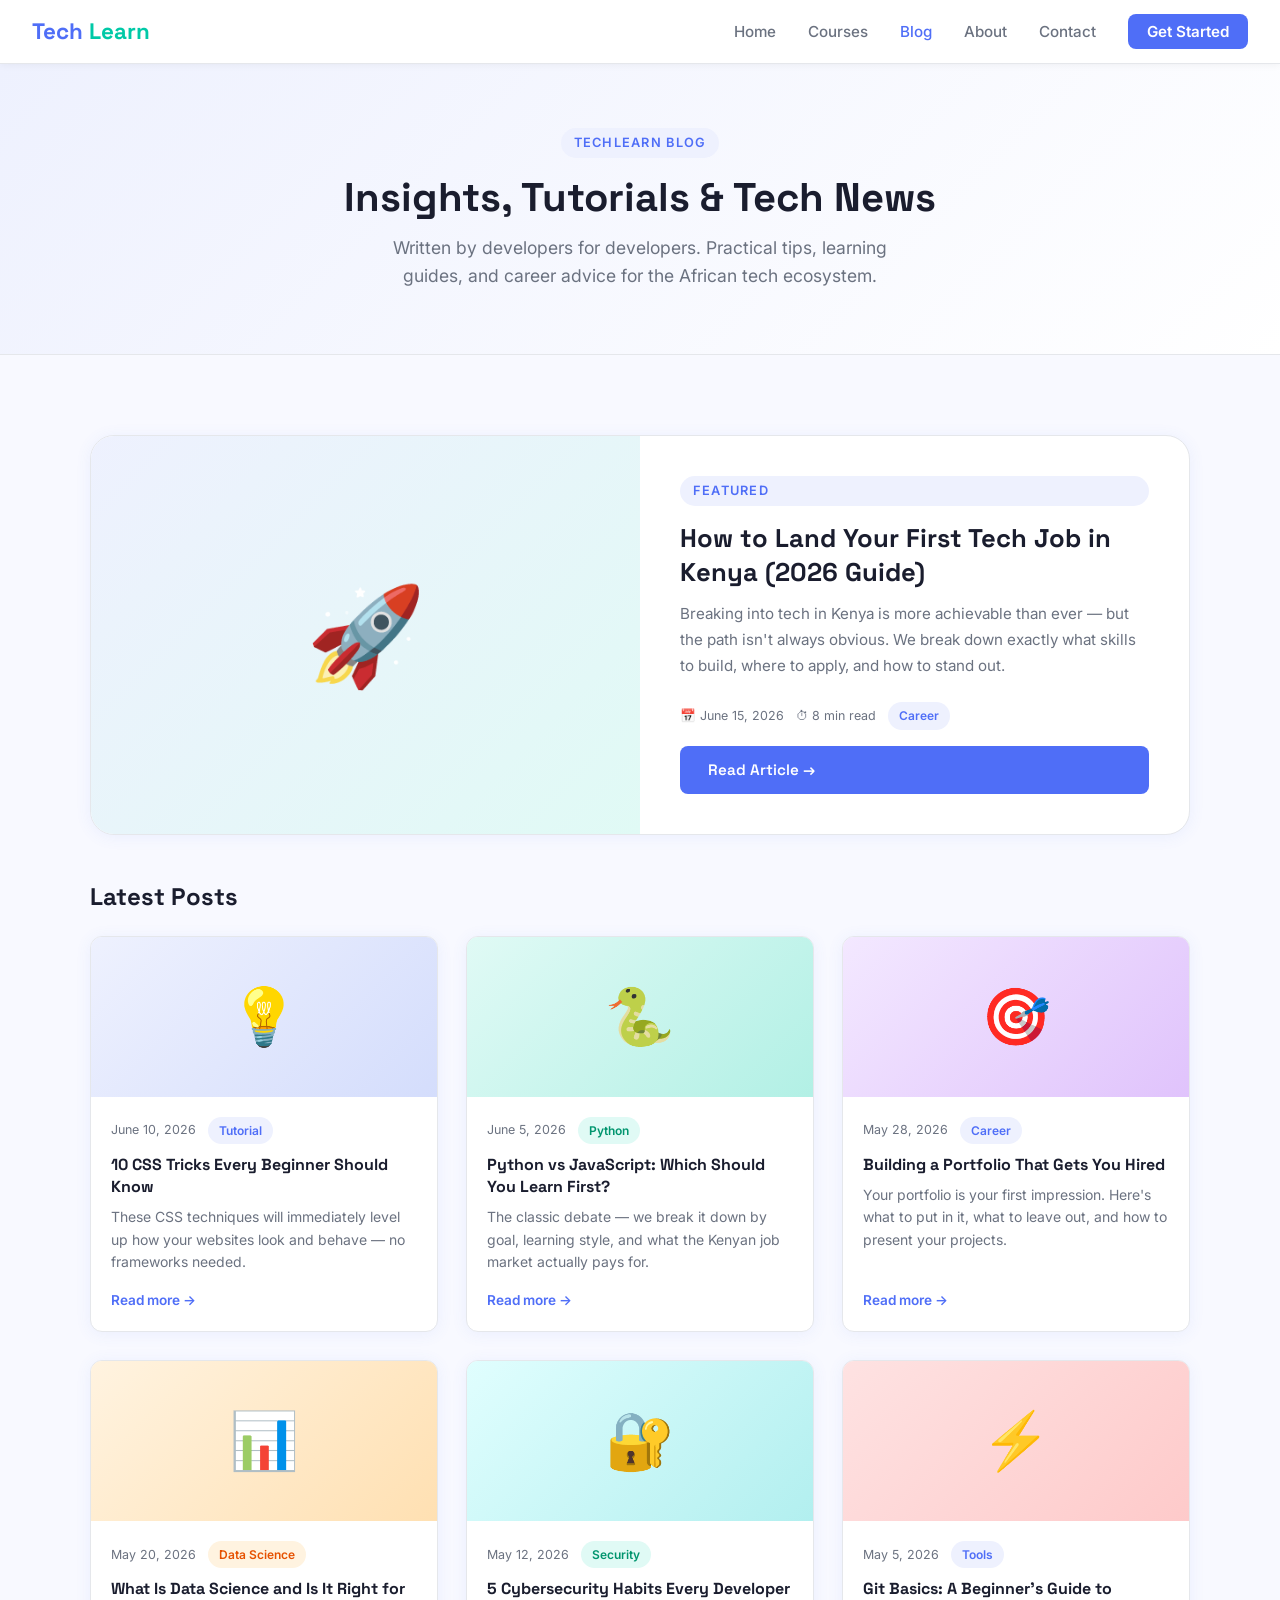
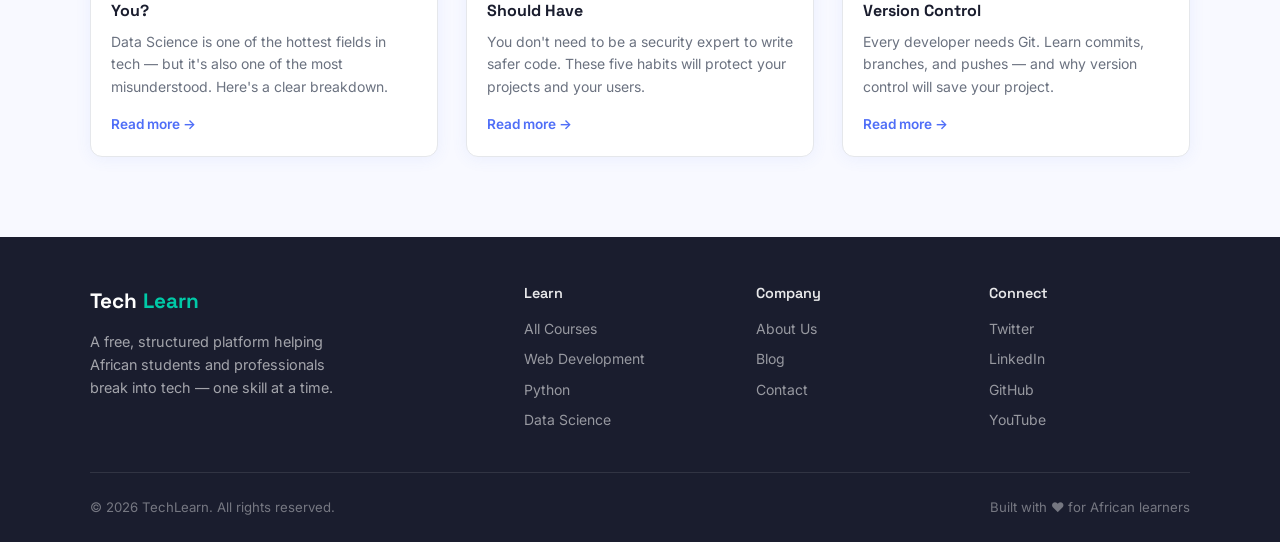
<file: blog.html>
<!DOCTYPE html>
<html lang="en">
<head>
  <meta charset="UTF-8" />
  <meta name="viewport" content="width=device-width, initial-scale=1.0" />
  <title>Blog — TechLearn | Tech Tutorials & Career Tips</title>
  <link rel="stylesheet" href="css/style.css" />
  <style>
    .blog-grid { display: grid; grid-template-columns: repeat(3, 1fr); gap: 1.75rem; }
    .blog-card { background: var(--surface); border-radius: var(--radius); border: 1px solid var(--border); overflow: hidden; box-shadow: var(--shadow); transition: all 0.25s; display: flex; flex-direction: column; }
    .blog-card:hover { transform: translateY(-5px); box-shadow: var(--shadow-hover); border-color: var(--primary); }
    .blog-thumb { height: 160px; display: flex; align-items: center; justify-content: center; font-size: 3.5rem; }
    .thumb-blue { background: linear-gradient(135deg, #EEF1FE, #D4DDFC); }
    .thumb-green { background: linear-gradient(135deg, #E0FAF5, #B2F0E5); }
    .thumb-orange { background: linear-gradient(135deg, #FFF3E0, #FFE0B2); }
    .thumb-purple { background: linear-gradient(135deg, #F3E8FF, #E0C3FC); }
    .thumb-red { background: linear-gradient(135deg, #FEE2E2, #FECACA); }
    .thumb-teal { background: linear-gradient(135deg, #E0FEFE, #B2EFEF); }
    .blog-body { padding: 1.25rem; flex: 1; display: flex; flex-direction: column; }
    .blog-meta { font-size: 0.78rem; color: var(--text-muted); margin-bottom: 0.6rem; display: flex; gap: 0.75rem; align-items: center; }
    .blog-body h3 { font-size: 1rem; margin-bottom: 0.5rem; line-height: 1.4; }
    .blog-body p { font-size: 0.875rem; color: var(--text-muted); line-height: 1.6; flex: 1; margin-bottom: 1rem; }
    .blog-read-more { font-size: 0.85rem; font-weight: 600; color: var(--primary); display: inline-flex; align-items: center; gap: 0.3rem; transition: gap 0.2s; }
    .blog-card:hover .blog-read-more { gap: 0.6rem; }
    .featured-post { background: var(--surface); border-radius: var(--radius-lg); border: 1px solid var(--border); overflow: hidden; box-shadow: var(--shadow); display: grid; grid-template-columns: 1fr 1fr; margin-bottom: 3rem; }
    .featured-thumb { background: linear-gradient(135deg, var(--primary-light), var(--accent-light)); display: flex; align-items: center; justify-content: center; font-size: 6rem; min-height: 280px; }
    .featured-body { padding: 2.5rem; display: flex; flex-direction: column; justify-content: center; }
    .featured-body h2 { font-size: 1.6rem; margin-bottom: 0.75rem; line-height: 1.3; }
    .featured-body p { font-size: 0.95rem; color: var(--text-muted); line-height: 1.7; margin-bottom: 1.5rem; }
    @media (max-width: 768px) { .blog-grid { grid-template-columns: 1fr; } .featured-post { grid-template-columns: 1fr; } .featured-thumb { min-height: 160px; } }
  </style>
</head>
<body>

  <nav class="navbar">
    <a href="index.html" class="nav-logo">Tech<span>Learn</span></a>
    <ul class="nav-links">
      <li><a href="index.html">Home</a></li>
      <li><a href="courses.html">Courses</a></li>
      <li><a href="blog.html" class="active">Blog</a></li>
      <li><a href="about.html">About</a></li>
      <li><a href="contact.html">Contact</a></li>
      <li><a href="contact.html" class="nav-cta">Get Started</a></li>
    </ul>
  </nav>

  <div class="page-hero">
    <span class="section-label">TechLearn Blog</span>
    <h1>Insights, Tutorials &amp; Tech News</h1>
    <p>Written by developers for developers. Practical tips, learning guides, and career advice for the African tech ecosystem.</p>
  </div>

  <section class="section" style="background:var(--bg);">
    <div class="container">
      <div class="featured-post">
        <div class="featured-thumb">🚀</div>
        <div class="featured-body">
          <span class="section-label">Featured</span>
          <h2>How to Land Your First Tech Job in Kenya (2026 Guide)</h2>
          <p>Breaking into tech in Kenya is more achievable than ever — but the path isn't always obvious. We break down exactly what skills to build, where to apply, and how to stand out.</p>
          <div class="blog-meta" style="margin-bottom:1rem;"><span>📅 June 15, 2026</span><span>⏱ 8 min read</span><span class="badge badge-blue">Career</span></div>
          <a href="#" class="btn btn-primary">Read Article →</a>
        </div>
      </div>

      <h2 style="font-size:1.5rem;margin-bottom:1.5rem;">Latest Posts</h2>
      <div class="blog-grid">
        <div class="blog-card">
          <div class="blog-thumb thumb-blue">💡</div>
          <div class="blog-body"><div class="blog-meta"><span>June 10, 2026</span><span class="badge badge-blue">Tutorial</span></div><h3>10 CSS Tricks Every Beginner Should Know</h3><p>These CSS techniques will immediately level up how your websites look and behave — no frameworks needed.</p><a href="#" class="blog-read-more">Read more →</a></div>
        </div>
        <div class="blog-card">
          <div class="blog-thumb thumb-green">🐍</div>
          <div class="blog-body"><div class="blog-meta"><span>June 5, 2026</span><span class="badge badge-green">Python</span></div><h3>Python vs JavaScript: Which Should You Learn First?</h3><p>The classic debate — we break it down by goal, learning style, and what the Kenyan job market actually pays for.</p><a href="#" class="blog-read-more">Read more →</a></div>
        </div>
        <div class="blog-card">
          <div class="blog-thumb thumb-purple">🎯</div>
          <div class="blog-body"><div class="blog-meta"><span>May 28, 2026</span><span class="badge badge-blue">Career</span></div><h3>Building a Portfolio That Gets You Hired</h3><p>Your portfolio is your first impression. Here's what to put in it, what to leave out, and how to present your projects.</p><a href="#" class="blog-read-more">Read more →</a></div>
        </div>
        <div class="blog-card">
          <div class="blog-thumb thumb-orange">📊</div>
          <div class="blog-body"><div class="blog-meta"><span>May 20, 2026</span><span class="badge badge-orange">Data Science</span></div><h3>What Is Data Science and Is It Right for You?</h3><p>Data Science is one of the hottest fields in tech — but it's also one of the most misunderstood. Here's a clear breakdown.</p><a href="#" class="blog-read-more">Read more →</a></div>
        </div>
        <div class="blog-card">
          <div class="blog-thumb thumb-teal">🔐</div>
          <div class="blog-body"><div class="blog-meta"><span>May 12, 2026</span><span class="badge badge-green">Security</span></div><h3>5 Cybersecurity Habits Every Developer Should Have</h3><p>You don't need to be a security expert to write safer code. These five habits will protect your projects and your users.</p><a href="#" class="blog-read-more">Read more →</a></div>
        </div>
        <div class="blog-card">
          <div class="blog-thumb thumb-red">⚡</div>
          <div class="blog-body"><div class="blog-meta"><span>May 5, 2026</span><span class="badge badge-blue">Tools</span></div><h3>Git Basics: A Beginner's Guide to Version Control</h3><p>Every developer needs Git. Learn commits, branches, and pushes — and why version control will save your project.</p><a href="#" class="blog-read-more">Read more →</a></div>
        </div>
      </div>
    </div>
  </section>

  <footer>
    <div class="footer-grid">
      <div class="footer-brand"><div class="nav-logo">Tech<span>Learn</span></div><p>A free, structured platform helping African students and professionals break into tech — one skill at a time.</p></div>
      <div class="footer-col"><h4>Learn</h4><a href="courses.html">All Courses</a><a href="courses.html">Web Development</a><a href="courses.html">Python</a><a href="courses.html">Data Science</a></div>
      <div class="footer-col"><h4>Company</h4><a href="about.html">About Us</a><a href="blog.html">Blog</a><a href="contact.html">Contact</a></div>
      <div class="footer-col"><h4>Connect</h4><a href="#">Twitter</a><a href="#">LinkedIn</a><a href="#">GitHub</a><a href="#">YouTube</a></div>
    </div>
    <div class="footer-bottom"><span>© 2026 TechLearn. All rights reserved.</span><span>Built with ❤️ for African learners</span></div>
  </footer>

</body>
</html>
</file>
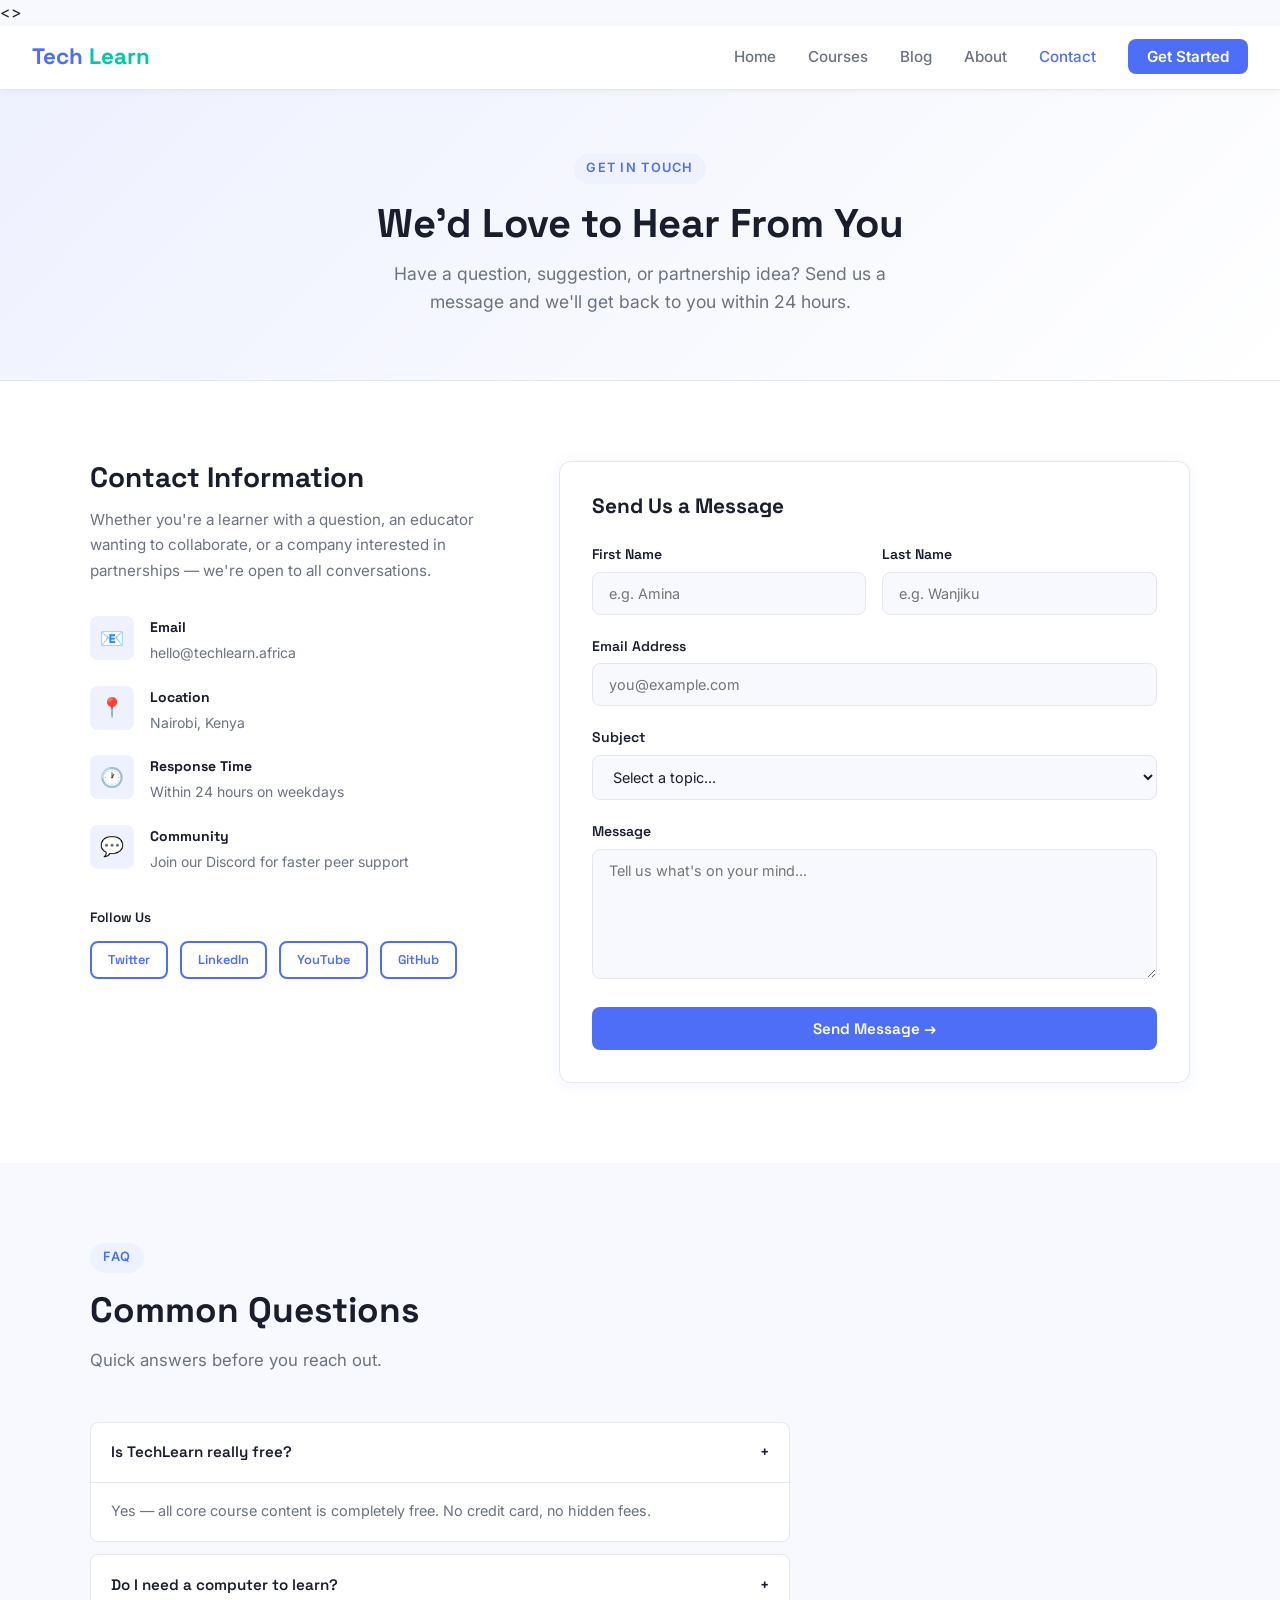
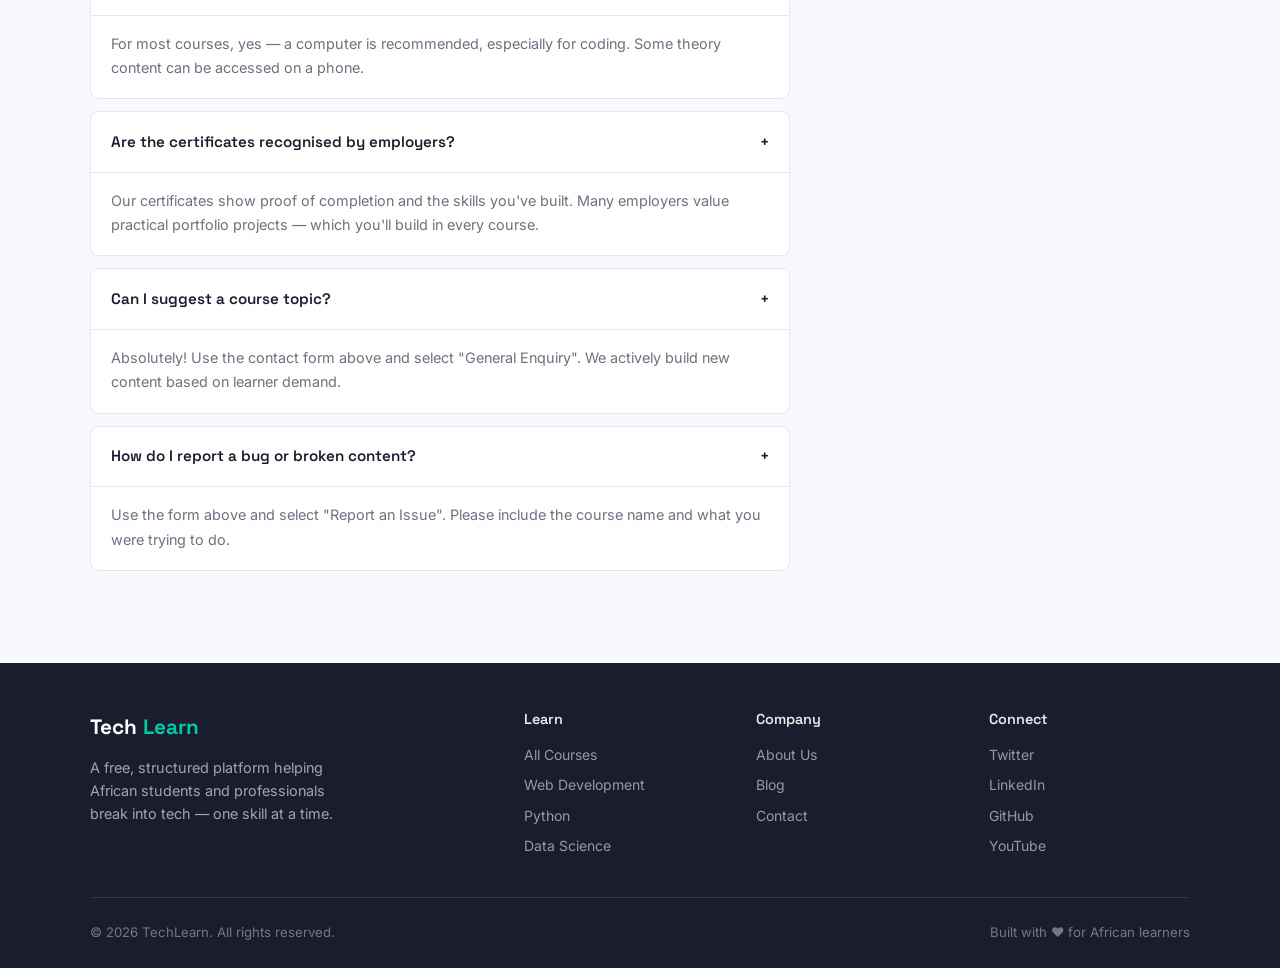
<file: contact.html>
<!DOCTYPE html>
<html lang="en">
<head>
  <meta charset="UTF-8" />
  <meta name="viewport" content="width=device-width, initial-scale=1.0" />
  <title>Contact Us — TechLearn | Get In Touch</title>
  <link rel="stylesheet" href="css/style.css" />
  <style>
    .contact-grid { display: grid; grid-template-columns: 1fr 1.5fr; gap: 3rem; align-items: start; }
    .contact-info h2 { font-size: 1.75rem; margin-bottom: 0.75rem; }
    .contact-info p { color: var(--text-muted); font-size: 0.95rem; line-height: 1.7; margin-bottom: 2rem; }
    .contact-item { display: flex; gap: 1rem; align-items: flex-start; margin-bottom: 1.25rem; }
    .contact-icon { width: 44px; height: 44px; background: var(--primary-light); border-radius: var(--radius-sm); display: flex; align-items: center; justify-content: center; font-size: 1.2rem; flex-shrink: 0; }
    .contact-item strong { display: block; font-size: 0.875rem; font-family: 'Space Grotesk', sans-serif; margin-bottom: 0.1rem; }
    .contact-item span { font-size: 0.875rem; color: var(--text-muted); }
    .contact-form-card { background: var(--surface); border-radius: var(--radius); border: 1px solid var(--border); padding: 2rem; box-shadow: var(--shadow); }
    .contact-form-card h3 { font-size: 1.3rem; margin-bottom: 1.5rem; }
    .form-group { margin-bottom: 1.25rem; }
    .form-group label { display: block; font-size: 0.875rem; font-weight: 600; margin-bottom: 0.4rem; color: var(--text); font-family: 'Space Grotesk', sans-serif; }
    .form-group input, .form-group select, .form-group textarea { width: 100%; padding: 0.75rem 1rem; border: 1px solid var(--border); border-radius: var(--radius-sm); font-size: 0.9rem; font-family: 'Inter', sans-serif; background: var(--bg); color: var(--text); transition: border-color 0.2s, box-shadow 0.2s; outline: none; }
    .form-group input:focus, .form-group select:focus, .form-group textarea:focus { border-color: var(--primary); box-shadow: 0 0 0 3px rgba(79,110,247,0.12); background: #fff; }
    .form-group textarea { resize: vertical; min-height: 130px; }
    .form-row { display: grid; grid-template-columns: 1fr 1fr; gap: 1rem; }
    .faq-item { background: var(--surface); border: 1px solid var(--border); border-radius: var(--radius-sm); margin-bottom: 0.75rem; overflow: hidden; }
    .faq-question { padding: 1.1rem 1.25rem; font-weight: 600; font-size: 0.95rem; font-family: 'Space Grotesk', sans-serif; cursor: pointer; display: flex; justify-content: space-between; align-items: center; transition: background 0.2s; }
    .faq-question:hover { background: var(--primary-light); }
    .faq-answer { padding: 1rem 1.25rem 1.1rem; font-size: 0.9rem; color: var(--text-muted); line-height: 1.7; border-top: 1px solid var(--border); }
    @media (max-width: 768px) { .contact-grid { grid-template-columns: 1fr; } .form-row { grid-template-columns: 1fr; } }
  </style>
</head>
<<script src="js/main.js"></script>>

  <nav class="navbar">
    <a href="index.html" class="nav-logo">Tech<span>Learn</span></a>
    <ul class="nav-links">
      <li><a href="index.html">Home</a></li>
      <li><a href="courses.html">Courses</a></li>
      <li><a href="blog.html">Blog</a></li>
      <li><a href="about.html">About</a></li>
      <li><a href="contact.html" class="active">Contact</a></li>
      <li><a href="contact.html" class="nav-cta">Get Started</a></li>
    </ul>
  </nav>

  <div class="page-hero">
    <span class="section-label">Get In Touch</span>
    <h1>We'd Love to Hear From You</h1>
    <p>Have a question, suggestion, or partnership idea? Send us a message and we'll get back to you within 24 hours.</p>
  </div>

  <section class="section" style="background:var(--surface);">
    <div class="container">
      <div class="contact-grid">
        <div class="contact-info">
          <h2>Contact Information</h2>
          <p>Whether you're a learner with a question, an educator wanting to collaborate, or a company interested in partnerships — we're open to all conversations.</p>
          <div class="contact-item"><div class="contact-icon">📧</div><div><strong>Email</strong><span>hello@techlearn.africa</span></div></div>
          <div class="contact-item"><div class="contact-icon">📍</div><div><strong>Location</strong><span>Nairobi, Kenya</span></div></div>
          <div class="contact-item"><div class="contact-icon">🕐</div><div><strong>Response Time</strong><span>Within 24 hours on weekdays</span></div></div>
          <div class="contact-item"><div class="contact-icon">💬</div><div><strong>Community</strong><span>Join our Discord for faster peer support</span></div></div>
          <div style="margin-top:2rem;">
            <p style="font-size:0.85rem;font-weight:600;color:var(--text);margin-bottom:0.75rem;font-family:'Space Grotesk',sans-serif;">Follow Us</p>
            <div style="display:flex;gap:0.75rem;flex-wrap:wrap;">
              <a href="#" class="btn btn-outline" style="padding:0.4rem 1rem;font-size:0.8rem;">Twitter</a>
              <a href="#" class="btn btn-outline" style="padding:0.4rem 1rem;font-size:0.8rem;">LinkedIn</a>
              <a href="#" class="btn btn-outline" style="padding:0.4rem 1rem;font-size:0.8rem;">YouTube</a>
              <a href="#" class="btn btn-outline" style="padding:0.4rem 1rem;font-size:0.8rem;">GitHub</a>
            </div>
          </div>
        </div>
        <div class="contact-form-card">
          <h3>Send Us a Message</h3>
          <div class="form-row">
            <div class="form-group"><label>First Name</label><input type="text" id="fname" placeholder="e.g. Amina" /></div>
            <div class="form-group"><label>Last Name</label><input type="text" id="lname" placeholder="e.g. Wanjiku" /></div>
          </div>
          <div class="form-group"><label>Email Address</label><input type="email" id="email" placeholder="you@example.com" /></div>
          <div class="form-group"><label>Subject</label>
            <select id="subject">
              <option value="">Select a topic...</option>
              <option>General Enquiry</option>
              <option>Course Question</option>
              <option>Technical Support</option>
              <option>Partnership / Collaboration</option>
              <option>Report an Issue</option>
              <option>Other</option>
            </select>
          </div>
          <div class="form-group"><label>Message</label><textarea id="message" placeholder="Tell us what's on your mind..."></textarea></div>
          <button class="btn btn-primary" style="width:100%;justify-content:center;" onclick="handleSubmit()">Send Message →</button>
          <p id="form-success" style="display:none;color:var(--accent);font-size:0.875rem;margin-top:1rem;text-align:center;font-weight:600;">✓ Message sent! We'll get back to you within 24 hours.</p>
        </div>
      </div>
    </div>
  </section>

  <section class="section" style="background:var(--bg);">
    <div class="container">
      <span class="section-label">FAQ</span>
      <h2 class="section-title">Common Questions</h2>
      <p class="section-subtitle">Quick answers before you reach out.</p>
      <div style="max-width:700px;">
        <div class="faq-item"><div class="faq-question">Is TechLearn really free? <span>+</span></div><div class="faq-answer">Yes — all core course content is completely free. No credit card, no hidden fees.</div></div>
        <div class="faq-item"><div class="faq-question">Do I need a computer to learn? <span>+</span></div><div class="faq-answer">For most courses, yes — a computer is recommended, especially for coding. Some theory content can be accessed on a phone.</div></div>
        <div class="faq-item"><div class="faq-question">Are the certificates recognised by employers? <span>+</span></div><div class="faq-answer">Our certificates show proof of completion and the skills you've built. Many employers value practical portfolio projects — which you'll build in every course.</div></div>
        <div class="faq-item"><div class="faq-question">Can I suggest a course topic? <span>+</span></div><div class="faq-answer">Absolutely! Use the contact form above and select "General Enquiry". We actively build new content based on learner demand.</div></div>
        <div class="faq-item"><div class="faq-question">How do I report a bug or broken content? <span>+</span></div><div class="faq-answer">Use the form above and select "Report an Issue". Please include the course name and what you were trying to do.</div></div>
      </div>
    </div>
  </section>

  <footer>
    <div class="footer-grid">
      <div class="footer-brand"><div class="nav-logo">Tech<span>Learn</span></div><p>A free, structured platform helping African students and professionals break into tech — one skill at a time.</p></div>
      <div class="footer-col"><h4>Learn</h4><a href="courses.html">All Courses</a><a href="courses.html">Web Development</a><a href="courses.html">Python</a><a href="courses.html">Data Science</a></div>
      <div class="footer-col"><h4>Company</h4><a href="about.html">About Us</a><a href="blog.html">Blog</a><a href="contact.html">Contact</a></div>
      <div class="footer-col"><h4>Connect</h4><a href="#">Twitter</a><a href="#">LinkedIn</a><a href="#">GitHub</a><a href="#">YouTube</a></div>
    </div>
    <div class="footer-bottom"><span>© 2026 TechLearn. All rights reserved.</span><span>Built with ❤️ for African learners</span></div>
  </footer>

  <script>
    function handleSubmit() {
      const fname = document.getElementById('fname').value;
      const email = document.getElementById('email').value;
      const message = document.getElementById('message').value;
      if (!fname || !email || !message) { alert('Please fill in your name, email, and message.'); return; }
      document.getElementById('form-success').style.display = 'block';
    }
  </script>

</body>
</html>
</file>
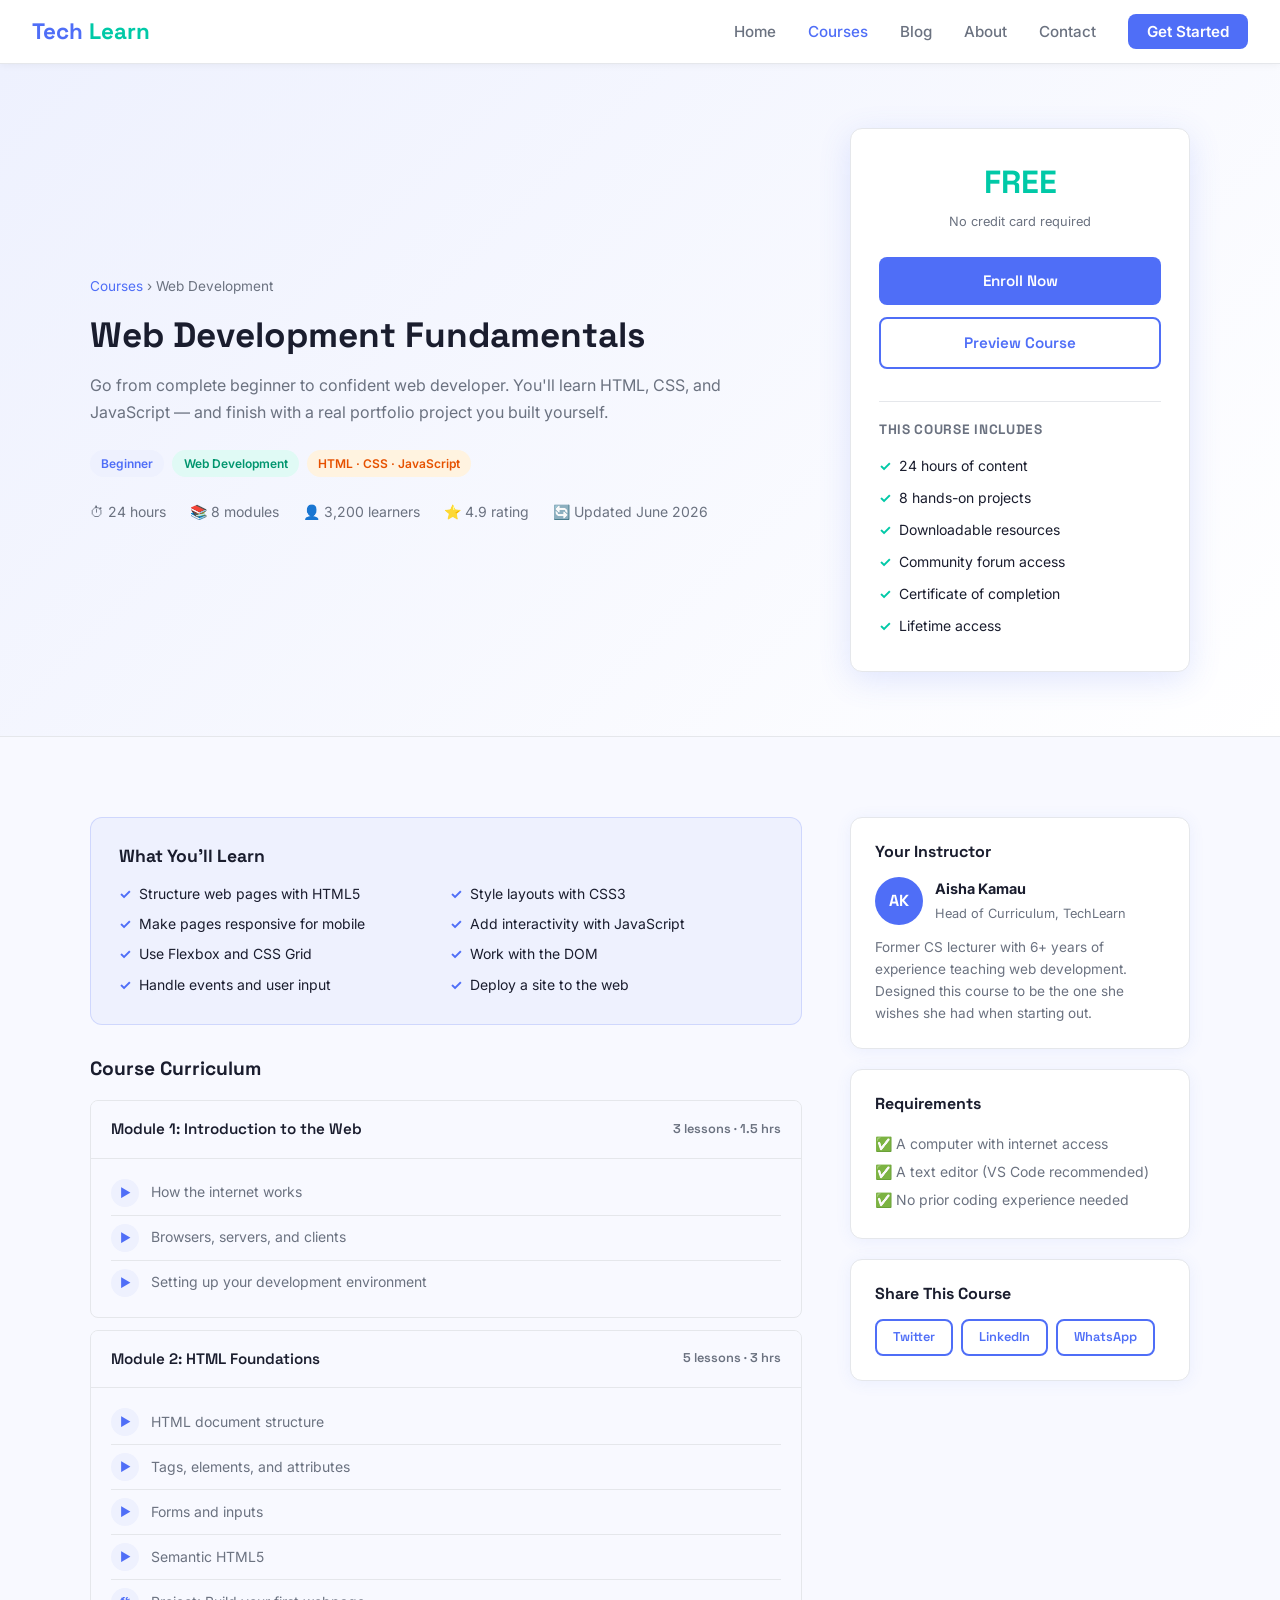
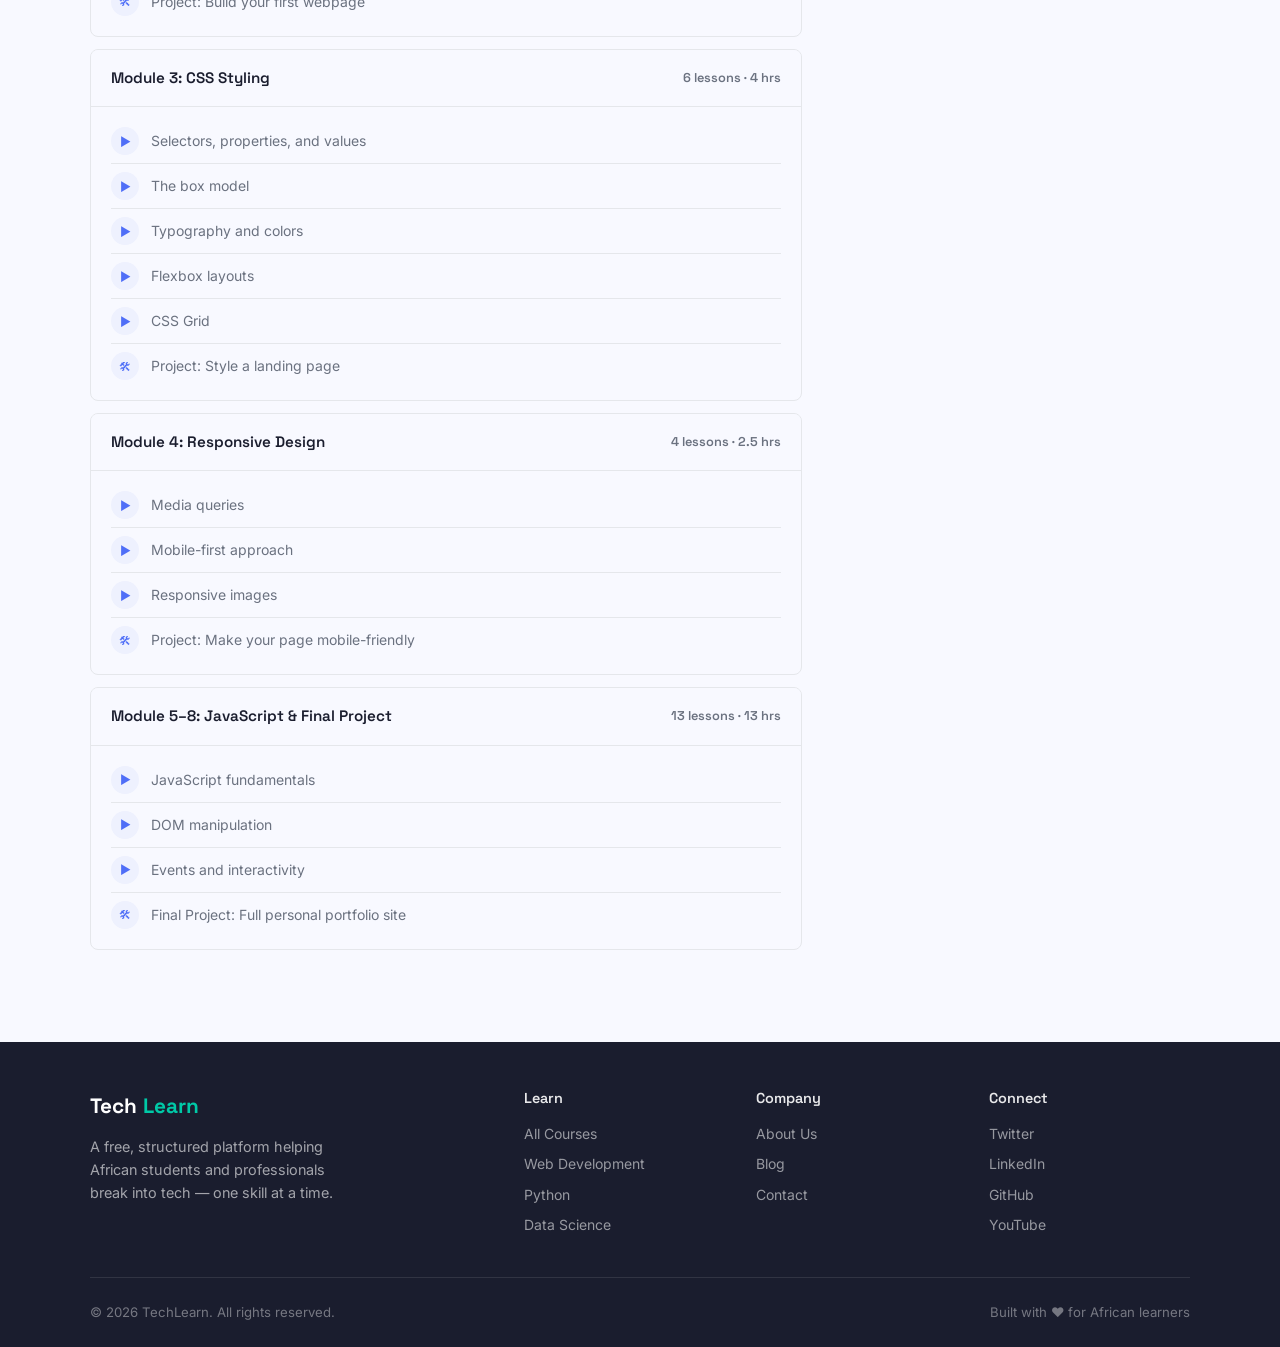
<file: course-detail.html>
<!DOCTYPE html>
<html lang="en">
<head>
  <meta charset="UTF-8" />
  <meta name="viewport" content="width=device-width, initial-scale=1.0" />
 <title>Web Dev Fundamentals — TechLearn | Free Online Course</title>
  <link rel="stylesheet" href="css/style.css" />
  <style>
    .course-hero { background: linear-gradient(135deg, var(--primary-light) 0%, #fff 100%); padding: 4rem 2rem; border-bottom: 1px solid var(--border); }
    .course-hero-grid { max-width: 1100px; margin: 0 auto; display: grid; grid-template-columns: 1fr 340px; gap: 3rem; align-items: center; }
    .breadcrumb { font-size: 0.85rem; color: var(--text-muted); margin-bottom: 1rem; }
    .breadcrumb a { color: var(--primary); }
    .course-hero h1 { font-size: 2.2rem; margin-bottom: 1rem; }
    .course-hero p { color: var(--text-muted); font-size: 1rem; line-height: 1.7; margin-bottom: 1.5rem; }
    .course-tags { display: flex; gap: 0.5rem; flex-wrap: wrap; margin-bottom: 1.5rem; }
    .course-quick-info { display: flex; gap: 1.5rem; font-size: 0.875rem; color: var(--text-muted); flex-wrap: wrap; }
    .enroll-card { background: var(--surface); border-radius: var(--radius); border: 1px solid var(--border); box-shadow: var(--shadow-hover); padding: 1.75rem; text-align: center; }
    .enroll-card .price { font-family: 'Space Grotesk', sans-serif; font-size: 2rem; font-weight: 700; color: var(--accent); margin-bottom: 0.25rem; }
    .enroll-card .price-note { font-size: 0.8rem; color: var(--text-muted); margin-bottom: 1.5rem; }
    .enroll-card .btn { width: 100%; justify-content: center; margin-bottom: 0.75rem; }
    .enroll-includes { text-align: left; margin-top: 1.25rem; border-top: 1px solid var(--border); padding-top: 1.25rem; }
    .enroll-includes h4 { font-size: 0.85rem; margin-bottom: 0.75rem; color: var(--text-muted); text-transform: uppercase; letter-spacing: 0.05em; }
    .enroll-includes li { font-size: 0.875rem; color: var(--text); padding: 0.3rem 0; display: flex; align-items: center; gap: 0.5rem; }
    .enroll-includes li::before { content: '✓'; color: var(--accent); font-weight: 700; }
    .course-body-grid { max-width: 1100px; margin: 0 auto; display: grid; grid-template-columns: 1fr 340px; gap: 3rem; align-items: start; }
    .what-you-learn { background: var(--primary-light); border: 1px solid rgba(79,110,247,0.2); border-radius: var(--radius); padding: 1.75rem; margin-bottom: 2rem; }
    .what-you-learn h3 { font-size: 1.1rem; margin-bottom: 1rem; }
    .learn-grid { display: grid; grid-template-columns: 1fr 1fr; gap: 0.5rem; }
    .learn-item { font-size: 0.875rem; display: flex; align-items: flex-start; gap: 0.5rem; }
    .learn-item::before { content: '✓'; color: var(--primary); font-weight: 700; flex-shrink: 0; }
    .curriculum h3 { font-size: 1.2rem; margin-bottom: 1.25rem; }
    .module { border: 1px solid var(--border); border-radius: var(--radius-sm); margin-bottom: 0.75rem; overflow: hidden; }
    .module-header { background: var(--bg); padding: 1rem 1.25rem; display: flex; justify-content: space-between; align-items: center; font-weight: 600; font-size: 0.95rem; font-family: 'Space Grotesk', sans-serif; }
    .module-lessons { padding: 0.75rem 1.25rem; border-top: 1px solid var(--border); }
    .lesson-item { display: flex; align-items: center; gap: 0.75rem; padding: 0.5rem 0; font-size: 0.875rem; color: var(--text-muted); border-bottom: 1px solid var(--border); }
    .lesson-item:last-child { border-bottom: none; }
    .lesson-icon { width: 28px; height: 28px; border-radius: 50%; background: var(--primary-light); color: var(--primary); display: flex; align-items: center; justify-content: center; font-size: 0.75rem; flex-shrink: 0; }
    .sidebar-card { background: var(--surface); border-radius: var(--radius); border: 1px solid var(--border); padding: 1.5rem; margin-bottom: 1.25rem; box-shadow: var(--shadow); }
    .sidebar-card h4 { font-size: 1rem; margin-bottom: 1rem; }
    .instructor-info { display: flex; gap: 0.75rem; align-items: center; margin-bottom: 0.75rem; }
    .instructor-avatar { width: 48px; height: 48px; border-radius: 50%; background: var(--primary); color: #fff; display: flex; align-items: center; justify-content: center; font-family: 'Space Grotesk', sans-serif; font-weight: 700; font-size: 1rem; flex-shrink: 0; }
    .instructor-info strong { display: block; font-size: 0.9rem; }
    .instructor-info span { font-size: 0.8rem; color: var(--text-muted); }
    .instructor-bio { font-size: 0.85rem; color: var(--text-muted); line-height: 1.6; }
    @media (max-width: 768px) { .course-hero-grid, .course-body-grid { grid-template-columns: 1fr; } .learn-grid { grid-template-columns: 1fr; } }
  </style>
</head>
<body>

  <nav class="navbar">
    <a href="index.html" class="nav-logo">Tech<span>Learn</span></a>
    <ul class="nav-links">
      <li><a href="index.html">Home</a></li>
      <li><a href="courses.html" class="active">Courses</a></li>
      <li><a href="blog.html">Blog</a></li>
      <li><a href="about.html">About</a></li>
      <li><a href="contact.html">Contact</a></li>
      <li><a href="contact.html" class="nav-cta">Get Started</a></li>
    </ul>
  </nav>

  <div class="course-hero">
    <div class="course-hero-grid">
      <div>
        <div class="breadcrumb"><a href="courses.html">Courses</a> › Web Development</div>
        <h1>Web Development Fundamentals</h1>
        <p>Go from complete beginner to confident web developer. You'll learn HTML, CSS, and JavaScript — and finish with a real portfolio project you built yourself.</p>
        <div class="course-tags">
          <span class="badge badge-blue">Beginner</span>
          <span class="badge badge-green">Web Development</span>
          <span class="badge badge-orange">HTML · CSS · JavaScript</span>
        </div>
        <div class="course-quick-info">
          <span>⏱ 24 hours</span>
          <span>📚 8 modules</span>
          <span>👤 3,200 learners</span>
          <span>⭐ 4.9 rating</span>
          <span>🔄 Updated June 2026</span>
        </div>
      </div>
      <div class="enroll-card">
        <div class="price">FREE</div>
        <div class="price-note">No credit card required</div>
        <a href="#" class="btn btn-primary">Enroll Now</a>
        <a href="#" class="btn btn-outline">Preview Course</a>
        <div class="enroll-includes">
          <h4>This course includes</h4>
          <ul>
            <li>24 hours of content</li>
            <li>8 hands-on projects</li>
            <li>Downloadable resources</li>
            <li>Community forum access</li>
            <li>Certificate of completion</li>
            <li>Lifetime access</li>
          </ul>
        </div>
      </div>
    </div>
  </div>

  <section class="section" style="background:var(--bg);">
    <div class="course-body-grid">
      <div>
        <div class="what-you-learn">
          <h3>What You'll Learn</h3>
          <div class="learn-grid">
            <div class="learn-item">Structure web pages with HTML5</div>
            <div class="learn-item">Style layouts with CSS3</div>
            <div class="learn-item">Make pages responsive for mobile</div>
            <div class="learn-item">Add interactivity with JavaScript</div>
            <div class="learn-item">Use Flexbox and CSS Grid</div>
            <div class="learn-item">Work with the DOM</div>
            <div class="learn-item">Handle events and user input</div>
            <div class="learn-item">Deploy a site to the web</div>
          </div>
        </div>
        <div class="curriculum">
          <h3>Course Curriculum</h3>
          <div class="module">
            <div class="module-header"><span>Module 1: Introduction to the Web</span><span style="font-size:0.8rem;color:var(--text-muted);">3 lessons · 1.5 hrs</span></div>
            <div class="module-lessons">
              <div class="lesson-item"><div class="lesson-icon">▶</div>How the internet works</div>
              <div class="lesson-item"><div class="lesson-icon">▶</div>Browsers, servers, and clients</div>
              <div class="lesson-item"><div class="lesson-icon">▶</div>Setting up your development environment</div>
            </div>
          </div>
          <div class="module">
            <div class="module-header"><span>Module 2: HTML Foundations</span><span style="font-size:0.8rem;color:var(--text-muted);">5 lessons · 3 hrs</span></div>
            <div class="module-lessons">
              <div class="lesson-item"><div class="lesson-icon">▶</div>HTML document structure</div>
              <div class="lesson-item"><div class="lesson-icon">▶</div>Tags, elements, and attributes</div>
              <div class="lesson-item"><div class="lesson-icon">▶</div>Forms and inputs</div>
              <div class="lesson-item"><div class="lesson-icon">▶</div>Semantic HTML5</div>
              <div class="lesson-item"><div class="lesson-icon">🛠</div>Project: Build your first webpage</div>
            </div>
          </div>
          <div class="module">
            <div class="module-header"><span>Module 3: CSS Styling</span><span style="font-size:0.8rem;color:var(--text-muted);">6 lessons · 4 hrs</span></div>
            <div class="module-lessons">
              <div class="lesson-item"><div class="lesson-icon">▶</div>Selectors, properties, and values</div>
              <div class="lesson-item"><div class="lesson-icon">▶</div>The box model</div>
              <div class="lesson-item"><div class="lesson-icon">▶</div>Typography and colors</div>
              <div class="lesson-item"><div class="lesson-icon">▶</div>Flexbox layouts</div>
              <div class="lesson-item"><div class="lesson-icon">▶</div>CSS Grid</div>
              <div class="lesson-item"><div class="lesson-icon">🛠</div>Project: Style a landing page</div>
            </div>
          </div>
          <div class="module">
            <div class="module-header"><span>Module 4: Responsive Design</span><span style="font-size:0.8rem;color:var(--text-muted);">4 lessons · 2.5 hrs</span></div>
            <div class="module-lessons">
              <div class="lesson-item"><div class="lesson-icon">▶</div>Media queries</div>
              <div class="lesson-item"><div class="lesson-icon">▶</div>Mobile-first approach</div>
              <div class="lesson-item"><div class="lesson-icon">▶</div>Responsive images</div>
              <div class="lesson-item"><div class="lesson-icon">🛠</div>Project: Make your page mobile-friendly</div>
            </div>
          </div>
          <div class="module">
            <div class="module-header"><span>Module 5–8: JavaScript &amp; Final Project</span><span style="font-size:0.8rem;color:var(--text-muted);">13 lessons · 13 hrs</span></div>
            <div class="module-lessons">
              <div class="lesson-item"><div class="lesson-icon">▶</div>JavaScript fundamentals</div>
              <div class="lesson-item"><div class="lesson-icon">▶</div>DOM manipulation</div>
              <div class="lesson-item"><div class="lesson-icon">▶</div>Events and interactivity</div>
              <div class="lesson-item"><div class="lesson-icon">🛠</div>Final Project: Full personal portfolio site</div>
            </div>
          </div>
        </div>
      </div>
      <div>
        <div class="sidebar-card">
          <h4>Your Instructor</h4>
          <div class="instructor-info">
            <div class="instructor-avatar">AK</div>
            <div><strong>Aisha Kamau</strong><span>Head of Curriculum, TechLearn</span></div>
          </div>
          <p class="instructor-bio">Former CS lecturer with 6+ years of experience teaching web development. Designed this course to be the one she wishes she had when starting out.</p>
        </div>
        <div class="sidebar-card">
          <h4>Requirements</h4>
          <ul style="font-size:0.875rem;color:var(--text-muted);line-height:2;">
            <li>✅ A computer with internet access</li>
            <li>✅ A text editor (VS Code recommended)</li>
            <li>✅ No prior coding experience needed</li>
          </ul>
        </div>
        <div class="sidebar-card">
          <h4>Share This Course</h4>
          <div style="display:flex;gap:0.5rem;flex-wrap:wrap;margin-top:0.5rem;">
            <a href="#" class="btn btn-outline" style="padding:0.4rem 1rem;font-size:0.8rem;">Twitter</a>
            <a href="#" class="btn btn-outline" style="padding:0.4rem 1rem;font-size:0.8rem;">LinkedIn</a>
            <a href="#" class="btn btn-outline" style="padding:0.4rem 1rem;font-size:0.8rem;">WhatsApp</a>
          </div>
        </div>
      </div>
    </div>
  </section>

  <footer>
    <div class="footer-grid">
      <div class="footer-brand"><div class="nav-logo">Tech<span>Learn</span></div><p>A free, structured platform helping African students and professionals break into tech — one skill at a time.</p></div>
      <div class="footer-col"><h4>Learn</h4><a href="courses.html">All Courses</a><a href="courses.html">Web Development</a><a href="courses.html">Python</a><a href="courses.html">Data Science</a></div>
      <div class="footer-col"><h4>Company</h4><a href="about.html">About Us</a><a href="blog.html">Blog</a><a href="contact.html">Contact</a></div>
      <div class="footer-col"><h4>Connect</h4><a href="#">Twitter</a><a href="#">LinkedIn</a><a href="#">GitHub</a><a href="#">YouTube</a></div>
    </div>
    <div class="footer-bottom"><span>© 2026 TechLearn. All rights reserved.</span><span>Built with ❤️ for African learners</span></div>
  </footer>

</body>
</html>
</file>
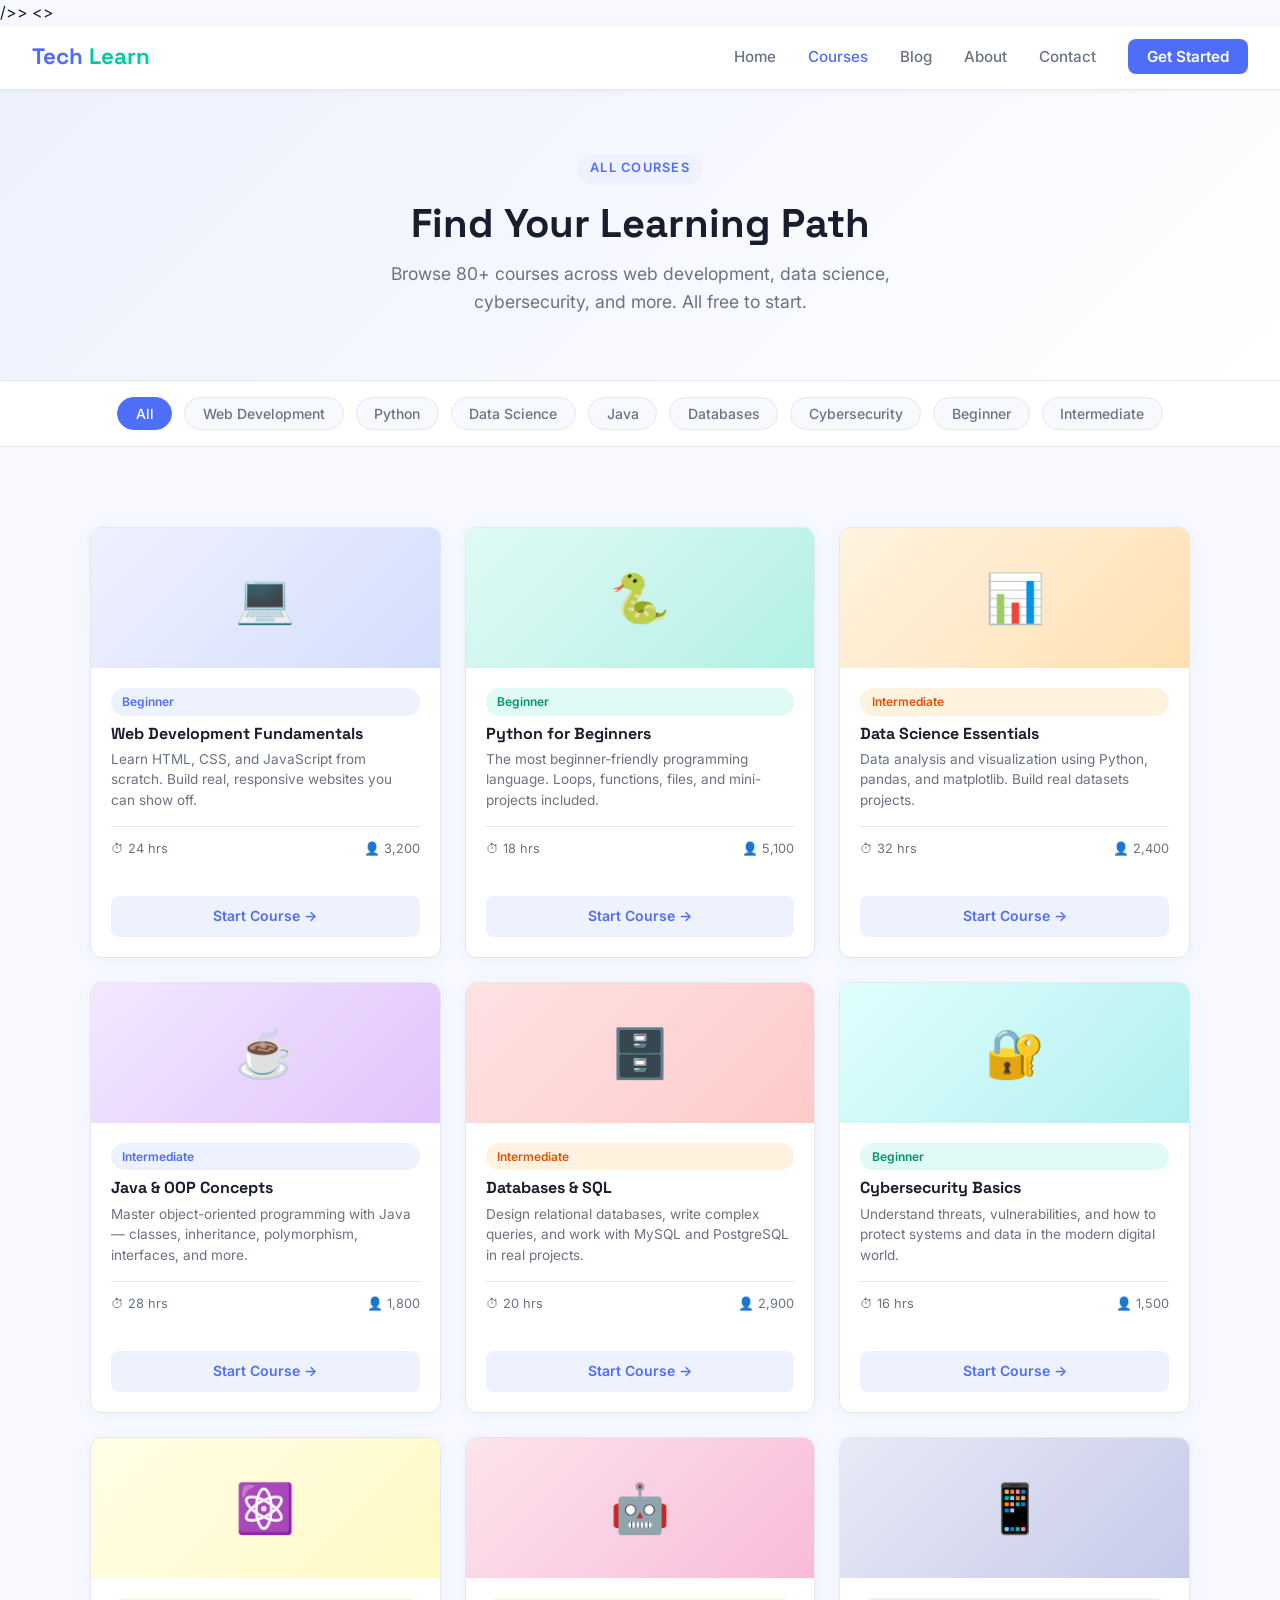
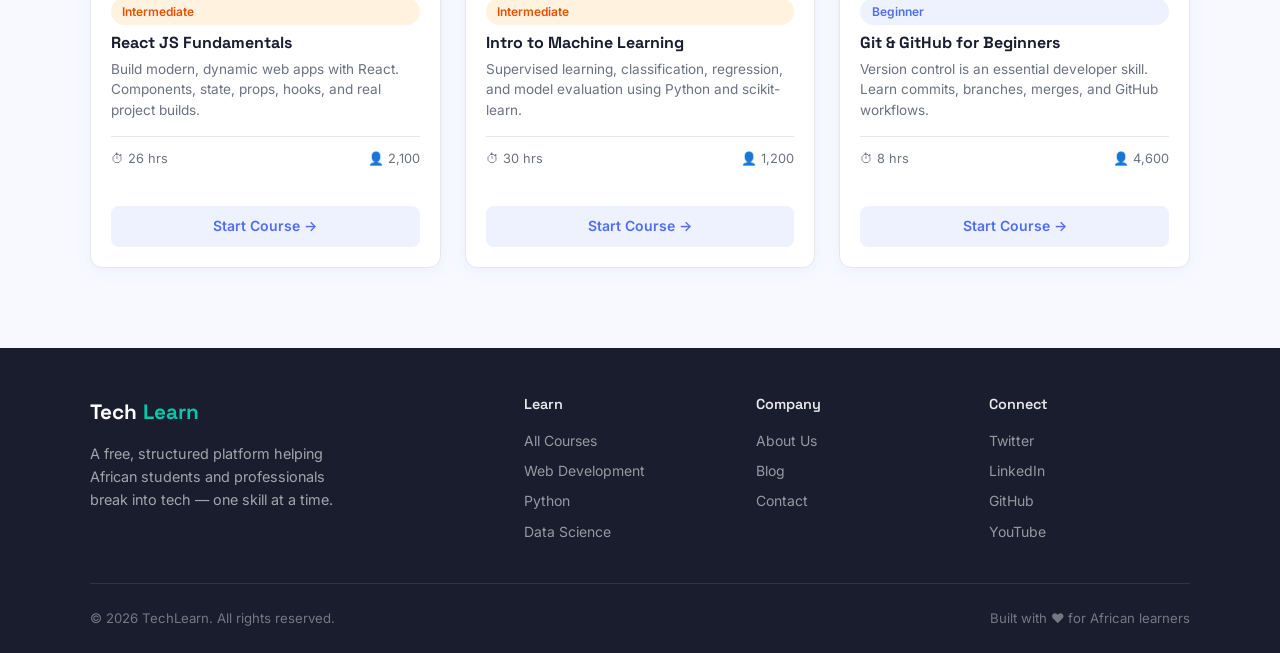
<file: courses.html>
<!DOCTYPE html>
<html lang="en">
<head>
  <meta charset="UTF-8" />
  <meta name="viewport" content="width=device-width, initial-scale=1.0" />
  <title>Courses — TechLearn | Learn Web Dev, Python & More</title> />>
  <link rel="stylesheet" href="css/style.css" />
  <style>
    .filter-bar { background: var(--surface); border-bottom: 1px solid var(--border); padding: 1rem 2rem; display: flex; gap: 0.75rem; flex-wrap: wrap; justify-content: center; }
    .filter-btn { padding: 0.45rem 1.1rem; border-radius: 100px; border: 1px solid var(--border); background: var(--bg); color: var(--text-muted); font-size: 0.875rem; font-weight: 500; cursor: pointer; transition: all 0.2s; font-family: 'Inter', sans-serif; }
    .filter-btn:hover, .filter-btn.active { background: var(--primary); color: #fff; border-color: var(--primary); }
    .course-card { background: var(--surface); border-radius: var(--radius); border: 1px solid var(--border); overflow: hidden; box-shadow: var(--shadow); transition: all 0.25s; display: flex; flex-direction: column; }
    .course-card:hover { transform: translateY(-5px); box-shadow: var(--shadow-hover); border-color: var(--primary); }
    .course-thumb { height: 140px; display: flex; align-items: center; justify-content: center; font-size: 3rem; }
    .thumb-blue { background: linear-gradient(135deg, #EEF1FE, #D4DDFC); }
    .thumb-green { background: linear-gradient(135deg, #E0FAF5, #B2F0E5); }
    .thumb-orange { background: linear-gradient(135deg, #FFF3E0, #FFE0B2); }
    .thumb-purple { background: linear-gradient(135deg, #F3E8FF, #E0C3FC); }
    .thumb-red { background: linear-gradient(135deg, #FEE2E2, #FECACA); }
    .thumb-teal { background: linear-gradient(135deg, #E0FEFE, #B2EFEF); }
    .thumb-yellow { background: linear-gradient(135deg, #FFFDE7, #FFF9C4); }
    .thumb-pink { background: linear-gradient(135deg, #FCE4EC, #F8BBD9); }
    .thumb-indigo { background: linear-gradient(135deg, #E8EAF6, #C5CAE9); }
    .course-body { padding: 1.25rem; flex: 1; display: flex; flex-direction: column; }
    .course-body h3 { font-size: 1rem; margin: 0.5rem 0 0.4rem; }
    .course-body p { font-size: 0.85rem; color: var(--text-muted); line-height: 1.5; flex: 1; margin-bottom: 1rem; }
    .course-meta { display: flex; justify-content: space-between; align-items: center; font-size: 0.8rem; color: var(--text-muted); padding-top: 0.75rem; border-top: 1px solid var(--border); }
    .course-link { display: block; text-align: center; margin: 1rem 1.25rem 1.25rem; padding: 0.6rem; background: var(--primary-light); color: var(--primary); border-radius: var(--radius-sm); font-size: 0.875rem; font-weight: 600; transition: all 0.2s; }
    .course-link:hover { background: var(--primary); color: #fff; }
    .courses-grid { display: grid; grid-template-columns: repeat(3, 1fr); gap: 1.5rem; }
    @media (max-width: 768px) { .courses-grid { grid-template-columns: 1fr; } }
  </style>
</head>
<<script src="js/main.js"></script>>

  <nav class="navbar">
    <a href="index.html" class="nav-logo">Tech<span>Learn</span></a>
    <ul class="nav-links">
      <li><a href="index.html">Home</a></li>
      <li><a href="courses.html" class="active">Courses</a></li>
      <li><a href="blog.html">Blog</a></li>
      <li><a href="about.html">About</a></li>
      <li><a href="contact.html">Contact</a></li>
      <li><a href="contact.html" class="nav-cta">Get Started</a></li>
    </ul>
  </nav>

  <div class="page-hero">
    <span class="section-label">All Courses</span>
    <h1>Find Your Learning Path</h1>
    <p>Browse 80+ courses across web development, data science, cybersecurity, and more. All free to start.</p>
  </div>

  <div class="filter-bar">
    <button class="filter-btn active">All</button>
    <button class="filter-btn">Web Development</button>
    <button class="filter-btn">Python</button>
    <button class="filter-btn">Data Science</button>
    <button class="filter-btn">Java</button>
    <button class="filter-btn">Databases</button>
    <button class="filter-btn">Cybersecurity</button>
    <button class="filter-btn">Beginner</button>
    <button class="filter-btn">Intermediate</button>
  </div>

  <section class="section" style="background:var(--bg);">
    <div class="container">
      <div class="courses-grid">
        <div class="course-card">
          <div class="course-thumb thumb-blue">💻</div>
          <div class="course-body"><span class="badge badge-blue">Beginner</span><h3>Web Development Fundamentals</h3><p>Learn HTML, CSS, and JavaScript from scratch. Build real, responsive websites you can show off.</p><div class="course-meta"><span>⏱ 24 hrs</span><span>👤 3,200</span></div></div>
          <a href="course-detail.html" class="course-link">Start Course →</a>
        </div>
        <div class="course-card">
          <div class="course-thumb thumb-green">🐍</div>
          <div class="course-body"><span class="badge badge-green">Beginner</span><h3>Python for Beginners</h3><p>The most beginner-friendly programming language. Loops, functions, files, and mini-projects included.</p><div class="course-meta"><span>⏱ 18 hrs</span><span>👤 5,100</span></div></div>
          <a href="course-detail.html" class="course-link">Start Course →</a>
        </div>
        <div class="course-card">
          <div class="course-thumb thumb-orange">📊</div>
          <div class="course-body"><span class="badge badge-orange">Intermediate</span><h3>Data Science Essentials</h3><p>Data analysis and visualization using Python, pandas, and matplotlib. Build real datasets projects.</p><div class="course-meta"><span>⏱ 32 hrs</span><span>👤 2,400</span></div></div>
          <a href="course-detail.html" class="course-link">Start Course →</a>
        </div>
        <div class="course-card">
          <div class="course-thumb thumb-purple">☕</div>
          <div class="course-body"><span class="badge badge-blue">Intermediate</span><h3>Java &amp; OOP Concepts</h3><p>Master object-oriented programming with Java — classes, inheritance, polymorphism, interfaces, and more.</p><div class="course-meta"><span>⏱ 28 hrs</span><span>👤 1,800</span></div></div>
          <a href="course-detail.html" class="course-link">Start Course →</a>
        </div>
        <div class="course-card">
          <div class="course-thumb thumb-red">🗄️</div>
          <div class="course-body"><span class="badge badge-orange">Intermediate</span><h3>Databases &amp; SQL</h3><p>Design relational databases, write complex queries, and work with MySQL and PostgreSQL in real projects.</p><div class="course-meta"><span>⏱ 20 hrs</span><span>👤 2,900</span></div></div>
          <a href="course-detail.html" class="course-link">Start Course →</a>
        </div>
        <div class="course-card">
          <div class="course-thumb thumb-teal">🔐</div>
          <div class="course-body"><span class="badge badge-green">Beginner</span><h3>Cybersecurity Basics</h3><p>Understand threats, vulnerabilities, and how to protect systems and data in the modern digital world.</p><div class="course-meta"><span>⏱ 16 hrs</span><span>👤 1,500</span></div></div>
          <a href="course-detail.html" class="course-link">Start Course →</a>
        </div>
        <div class="course-card">
          <div class="course-thumb thumb-yellow">⚛️</div>
          <div class="course-body"><span class="badge badge-orange">Intermediate</span><h3>React JS Fundamentals</h3><p>Build modern, dynamic web apps with React. Components, state, props, hooks, and real project builds.</p><div class="course-meta"><span>⏱ 26 hrs</span><span>👤 2,100</span></div></div>
          <a href="course-detail.html" class="course-link">Start Course →</a>
        </div>
        <div class="course-card">
          <div class="course-thumb thumb-pink">🤖</div>
          <div class="course-body"><span class="badge badge-orange">Intermediate</span><h3>Intro to Machine Learning</h3><p>Supervised learning, classification, regression, and model evaluation using Python and scikit-learn.</p><div class="course-meta"><span>⏱ 30 hrs</span><span>👤 1,200</span></div></div>
          <a href="course-detail.html" class="course-link">Start Course →</a>
        </div>
        <div class="course-card">
          <div class="course-thumb thumb-indigo">📱</div>
          <div class="course-body"><span class="badge badge-blue">Beginner</span><h3>Git &amp; GitHub for Beginners</h3><p>Version control is an essential developer skill. Learn commits, branches, merges, and GitHub workflows.</p><div class="course-meta"><span>⏱ 8 hrs</span><span>👤 4,600</span></div></div>
          <a href="course-detail.html" class="course-link">Start Course →</a>
        </div>
      </div>
    </div>
  </section>

  <footer>
    <div class="footer-grid">
      <div class="footer-brand"><div class="nav-logo">Tech<span>Learn</span></div><p>A free, structured platform helping African students and professionals break into tech — one skill at a time.</p></div>
      <div class="footer-col"><h4>Learn</h4><a href="courses.html">All Courses</a><a href="courses.html">Web Development</a><a href="courses.html">Python</a><a href="courses.html">Data Science</a></div>
      <div class="footer-col"><h4>Company</h4><a href="about.html">About Us</a><a href="blog.html">Blog</a><a href="contact.html">Contact</a></div>
      <div class="footer-col"><h4>Connect</h4><a href="#">Twitter</a><a href="#">LinkedIn</a><a href="#">GitHub</a><a href="#">YouTube</a></div>
    </div>
    <div class="footer-bottom"><span>© 2026 TechLearn. All rights reserved.</span><span>Built with ❤️ for African learners</span></div>
  </footer>

  <script>
    document.querySelectorAll('.filter-btn').forEach(btn => {
      btn.addEventListener('click', () => {
        document.querySelectorAll('.filter-btn').forEach(b => b.classList.remove('active'));
        btn.classList.add('active');
      });
    });
  </script>

</body>
</html>
</file>
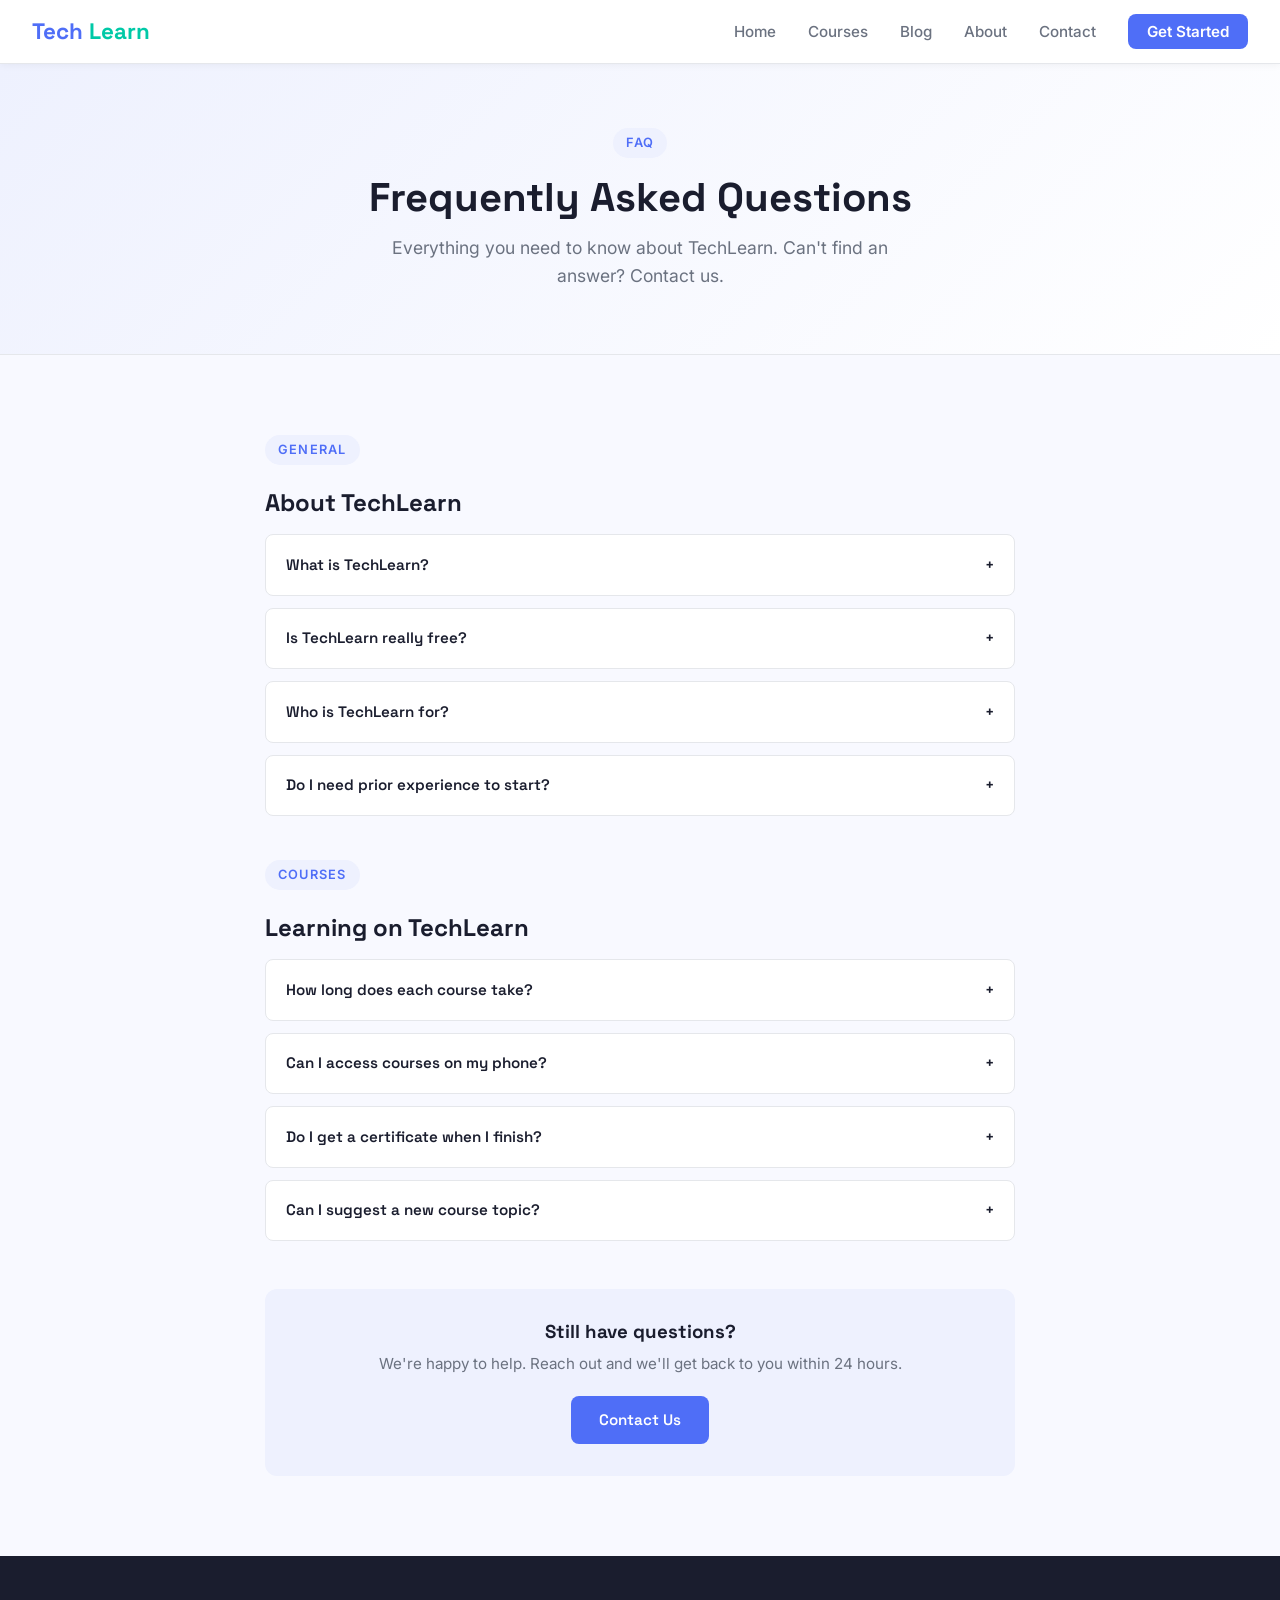
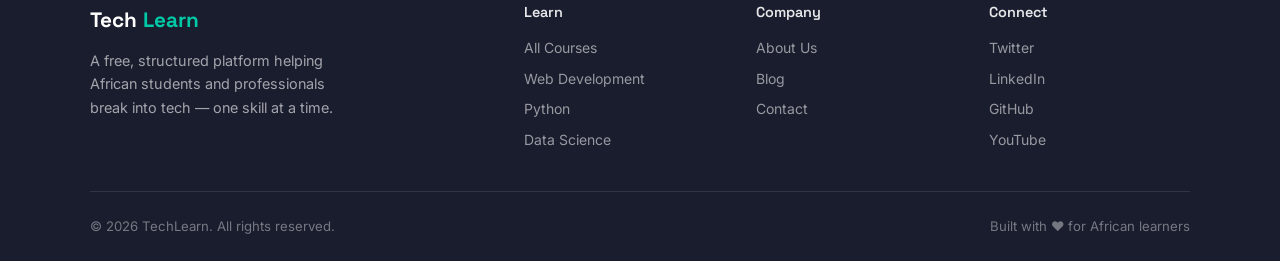
<file: faq.html>
<!DOCTYPE html>
<html lang="en">
<head>
  <meta charset="UTF-8" />
  <meta name="viewport" content="width=device-width, initial-scale=1.0" />
  <title>FAQ — TechLearn</title>
  <link rel="stylesheet" href="css/style.css" />
  <style>
    .faq-item { background: var(--surface); border: 1px solid var(--border); border-radius: var(--radius-sm); margin-bottom: 0.75rem; overflow: hidden; }
    .faq-question { padding: 1.1rem 1.25rem; font-weight: 600; font-size: 0.95rem; font-family: 'Space Grotesk', sans-serif; cursor: pointer; display: flex; justify-content: space-between; align-items: center; transition: background 0.2s; }
    .faq-question:hover { background: var(--primary-light); }
    .faq-answer { padding: 1rem 1.25rem; font-size: 0.9rem; color: var(--text-muted); line-height: 1.7; border-top: 1px solid var(--border); display: none; }
    .faq-item.open .faq-answer { display: block; }
    .faq-item.open .faq-question { background: var(--primary-light); color: var(--primary); }
  </style>
</head>
<body>

  <nav class="navbar">
    <a href="index.html" class="nav-logo">Tech<span>Learn</span></a>
    <ul class="nav-links">
      <li><a href="index.html">Home</a></li>
      <li><a href="courses.html">Courses</a></li>
      <li><a href="blog.html">Blog</a></li>
      <li><a href="about.html">About</a></li>
      <li><a href="contact.html">Contact</a></li>
      <li><a href="contact.html" class="nav-cta">Get Started</a></li>
    </ul>
  </nav>

  <div class="page-hero">
    <span class="section-label">FAQ</span>
    <h1>Frequently Asked Questions</h1>
    <p>Everything you need to know about TechLearn. Can't find an answer? Contact us.</p>
  </div>

  <section class="section" style="background:var(--bg);">
    <div class="container" style="max-width:750px;">

      <span class="section-label">General</span>
      <h2 class="section-title" style="font-size:1.5rem;margin-top:0.5rem;">About TechLearn</h2>

      <div class="faq-item">
        <div class="faq-question">What is TechLearn? <span>+</span></div>
        <div class="faq-answer">TechLearn is a free online platform that offers structured tech courses for beginners and intermediate learners. We cover web development, Python, data science, cybersecurity, and more.</div>
      </div>
      <div class="faq-item">
        <div class="faq-question">Is TechLearn really free? <span>+</span></div>
        <div class="faq-answer">Yes — all core course content is completely free. No credit card, no hidden fees. We may offer optional premium features in future, but learning will always be free.</div>
      </div>
      <div class="faq-item">
        <div class="faq-question">Who is TechLearn for? <span>+</span></div>
        <div class="faq-answer">TechLearn is for anyone who wants to learn tech skills — whether you're a complete beginner, a student, or a professional looking to upskill. Our courses are designed to be accessible to everyone.</div>
      </div>
      <div class="faq-item">
        <div class="faq-question">Do I need prior experience to start? <span>+</span></div>
        <div class="faq-answer">Not at all! Most of our courses start from absolute zero. We have beginner tracks specifically designed for people with no coding experience whatsoever.</div>
      </div>

      <span class="section-label" style="margin-top:2rem;display:inline-block;">Courses</span>
      <h2 class="section-title" style="font-size:1.5rem;margin-top:0.5rem;">Learning on TechLearn</h2>

      <div class="faq-item">
        <div class="faq-question">How long does each course take? <span>+</span></div>
        <div class="faq-answer">It depends on the course. Our shortest courses are around 8 hours and the longest are 32+ hours. You can go at your own pace — there are no deadlines.</div>
      </div>
      <div class="faq-item">
        <div class="faq-question">Can I access courses on my phone? <span>+</span></div>
        <div class="faq-answer">Yes! TechLearn is mobile-friendly. However for coding courses, we recommend using a laptop or desktop so you can practice writing code alongside the lessons.</div>
      </div>
      <div class="faq-item">
        <div class="faq-question">Do I get a certificate when I finish? <span>+</span></div>
        <div class="faq-answer">Yes — you earn a certificate of completion for every course you finish. You can download and share it on LinkedIn or add it to your CV.</div>
      </div>
      <div class="faq-item">
        <div class="faq-question">Can I suggest a new course topic? <span>+</span></div>
        <div class="faq-answer">Absolutely! We love hearing from our community. Use the Contact page to send us your suggestion and we'll consider it for our next content sprint.</div>
      </div>

      <div style="text-align:center;margin-top:3rem;padding:2rem;background:var(--primary-light);border-radius:var(--radius);">
        <h3 style="margin-bottom:0.5rem;">Still have questions?</h3>
        <p style="color:var(--text-muted);margin-bottom:1.25rem;font-size:0.95rem;">We're happy to help. Reach out and we'll get back to you within 24 hours.</p>
        <a href="contact.html" class="btn btn-primary">Contact Us</a>
      </div>
    </div>
  </section>

  <footer>
    <div class="footer-grid">
      <div class="footer-brand"><div class="nav-logo">Tech<span>Learn</span></div><p>A free, structured platform helping African students and professionals break into tech — one skill at a time.</p></div>
      <div class="footer-col"><h4>Learn</h4><a href="courses.html">All Courses</a><a href="courses.html">Web Development</a><a href="courses.html">Python</a><a href="courses.html">Data Science</a></div>
      <div class="footer-col"><h4>Company</h4><a href="about.html">About Us</a><a href="blog.html">Blog</a><a href="contact.html">Contact</a></div>
      <div class="footer-col"><h4>Connect</h4><a href="#">Twitter</a><a href="#">LinkedIn</a><a href="#">GitHub</a><a href="#">YouTube</a></div>
    </div>
    <div class="footer-bottom"><span>© 2026 TechLearn. All rights reserved.</span><span>Built with ❤️ for African learners</span></div>
  </footer>

  <script>
    document.querySelectorAll('.faq-question').forEach(q => {
      q.addEventListener('click', () => {
        const item = q.parentElement;
        item.classList.toggle('open');
        q.querySelector('span').textContent = item.classList.contains('open') ? '−' : '+';
      });
    });
  </script>

</body>
</html>
</file>
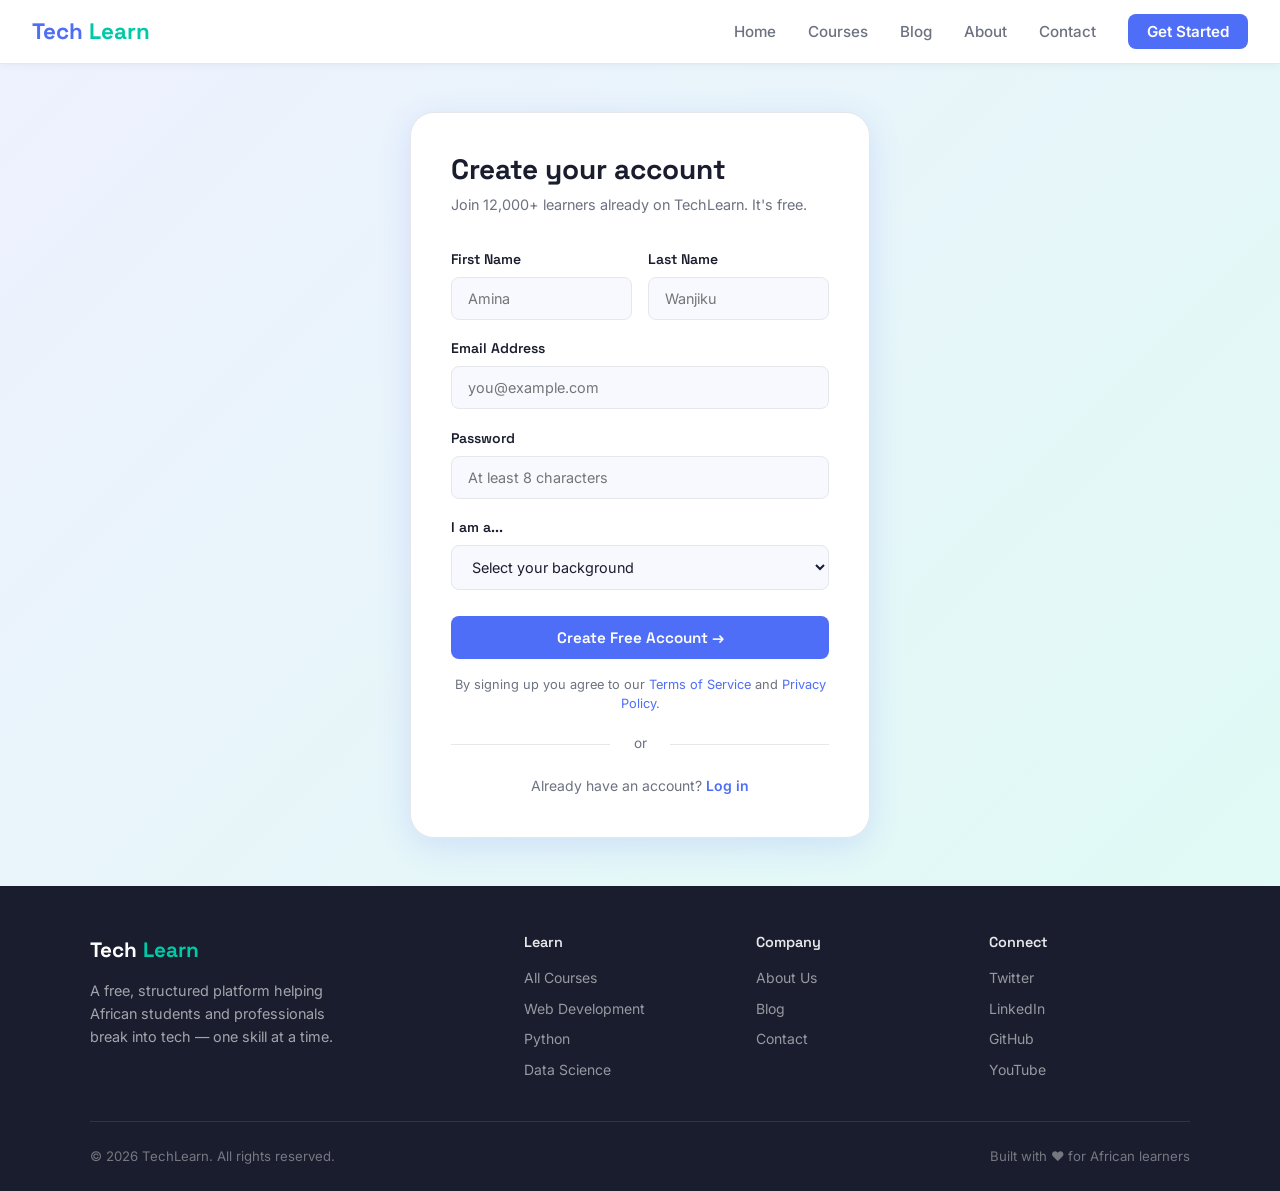
<file: signup.html>
<!DOCTYPE html>
<html lang="en">
<head>
  <meta charset="UTF-8" />
  <meta name="viewport" content="width=device-width, initial-scale=1.0" />
  <title>Sign Up — TechLearn</title>
  <link rel="stylesheet" href="css/style.css" />
  <style>
    .auth-section { min-height: 80vh; display: flex; align-items: center; justify-content: center; padding: 3rem 1rem; background: linear-gradient(135deg, var(--primary-light) 0%, var(--accent-light) 100%); }
    .auth-card { background: var(--surface); border-radius: var(--radius-lg); border: 1px solid var(--border); padding: 2.5rem; width: 100%; max-width: 460px; box-shadow: var(--shadow-hover); }
    .auth-card h2 { font-size: 1.75rem; margin-bottom: 0.4rem; }
    .auth-card .subtitle { color: var(--text-muted); font-size: 0.9rem; margin-bottom: 2rem; }
    .form-group { margin-bottom: 1.1rem; }
    .form-group label { display: block; font-size: 0.875rem; font-weight: 600; margin-bottom: 0.4rem; font-family: 'Space Grotesk', sans-serif; }
    .form-group input, .form-group select { width: 100%; padding: 0.75rem 1rem; border: 1px solid var(--border); border-radius: var(--radius-sm); font-size: 0.9rem; font-family: 'Inter', sans-serif; background: var(--bg); color: var(--text); outline: none; transition: border-color 0.2s, box-shadow 0.2s; }
    .form-group input:focus, .form-group select:focus { border-color: var(--primary); box-shadow: 0 0 0 3px rgba(79,110,247,0.12); background: #fff; }
    .form-row { display: grid; grid-template-columns: 1fr 1fr; gap: 1rem; }
    .auth-divider { text-align: center; color: var(--text-muted); font-size: 0.85rem; margin: 1.25rem 0; position: relative; }
    .auth-divider::before { content: ''; position: absolute; top: 50%; left: 0; width: 42%; height: 1px; background: var(--border); }
    .auth-divider::after { content: ''; position: absolute; top: 50%; right: 0; width: 42%; height: 1px; background: var(--border); }
    .auth-footer { text-align: center; margin-top: 1.25rem; font-size: 0.875rem; color: var(--text-muted); }
    .auth-footer a { color: var(--primary); font-weight: 600; }
    .terms { font-size: 0.8rem; color: var(--text-muted); margin-top: 1rem; text-align: center; line-height: 1.5; }
    .terms a { color: var(--primary); }
    .success-msg { display: none; text-align: center; padding: 1.5rem; }
    .success-msg .icon { font-size: 3rem; margin-bottom: 0.75rem; }
    .success-msg h3 { margin-bottom: 0.5rem; }
    .success-msg p { color: var(--text-muted); font-size: 0.9rem; }
  </style>
</head>
<body>

  <nav class="navbar">
    <a href="index.html" class="nav-logo">Tech<span>Learn</span></a>
    <ul class="nav-links">
      <li><a href="index.html">Home</a></li>
      <li><a href="courses.html">Courses</a></li>
      <li><a href="blog.html">Blog</a></li>
      <li><a href="about.html">About</a></li>
      <li><a href="contact.html">Contact</a></li>
      <li><a href="signup.html" class="nav-cta active">Get Started</a></li>
    </ul>
  </nav>

  <div class="auth-section">
    <div class="auth-card">
      <div id="form-view">
        <h2>Create your account</h2>
        <p class="subtitle">Join 12,000+ learners already on TechLearn. It's free.</p>

        <div class="form-row">
          <div class="form-group"><label>First Name</label><input type="text" id="fname" placeholder="Amina" /></div>
          <div class="form-group"><label>Last Name</label><input type="text" id="lname" placeholder="Wanjiku" /></div>
        </div>
        <div class="form-group"><label>Email Address</label><input type="email" id="email" placeholder="you@example.com" /></div>
        <div class="form-group"><label>Password</label><input type="password" id="password" placeholder="At least 8 characters" /></div>
        <div class="form-group">
          <label>I am a...</label>
          <select id="role">
            <option value="">Select your background</option>
            <option>Student</option>
            <option>Recent Graduate</option>
            <option>Working Professional</option>
            <option>Career Changer</option>
            <option>Just curious</option>
          </select>
        </div>

        <button class="btn btn-primary" style="width:100%;justify-content:center;margin-top:0.5rem;" onclick="handleSignup()">Create Free Account →</button>

        <p class="terms">By signing up you agree to our <a href="#">Terms of Service</a> and <a href="#">Privacy Policy</a>.</p>

        <div class="auth-divider">or</div>
        <div class="auth-footer">Already have an account? <a href="#">Log in</a></div>
      </div>

      <div class="success-msg" id="success-view">
        <div class="icon">🎉</div>
        <h3>Welcome to TechLearn!</h3>
        <p>Your account has been created. Start exploring courses and begin your learning journey today.</p>
        <a href="courses.html" class="btn btn-primary" style="margin-top:1.25rem;">Browse Courses →</a>
      </div>
    </div>
  </div>

  <footer>
    <div class="footer-grid">
      <div class="footer-brand"><div class="nav-logo">Tech<span>Learn</span></div><p>A free, structured platform helping African students and professionals break into tech — one skill at a time.</p></div>
      <div class="footer-col"><h4>Learn</h4><a href="courses.html">All Courses</a><a href="courses.html">Web Development</a><a href="courses.html">Python</a><a href="courses.html">Data Science</a></div>
      <div class="footer-col"><h4>Company</h4><a href="about.html">About Us</a><a href="blog.html">Blog</a><a href="contact.html">Contact</a></div>
      <div class="footer-col"><h4>Connect</h4><a href="#">Twitter</a><a href="#">LinkedIn</a><a href="#">GitHub</a><a href="#">YouTube</a></div>
    </div>
    <div class="footer-bottom"><span>© 2026 TechLearn. All rights reserved.</span><span>Built with ❤️ for African learners</span></div>
  </footer>

  <script>
    function handleSignup() {
      const fname = document.getElementById('fname').value;
      const email = document.getElementById('email').value;
      const password = document.getElementById('password').value;
      if (!fname || !email || !password) { alert('Please fill in all required fields.'); return; }
      if (password.length < 8) { alert('Password must be at least 8 characters.'); return; }
      document.getElementById('form-view').style.display = 'none';
      document.getElementById('success-view').style.display = 'block';
    }
  </script>

</body>
</html>
</file>
<file: css/style.css>
/* ===== TECHLEARN - SHARED STYLESHEET ===== */

@import url('https://fonts.googleapis.com/css2?family=Space+Grotesk:wght@400;500;600;700&family=Inter:wght@300;400;500&display=swap');

/* ===== RESET & BASE ===== */
*, *::before, *::after {
  box-sizing: border-box;
  margin: 0;
  padding: 0;
}

:root {
  --primary: #4F6EF7;
  --primary-light: #EEF1FE;
  --primary-dark: #3451D1;
  --accent: #00C9A7;
  --accent-light: #E0FAF5;
  --bg: #F8F9FF;
  --surface: #FFFFFF;
  --text: #1A1D2E;
  --text-muted: #6B7280;
  --border: #E5E7EB;
  --shadow: 0 2px 16px rgba(79, 110, 247, 0.08);
  --shadow-hover: 0 8px 32px rgba(79, 110, 247, 0.16);
  --radius: 12px;
  --radius-sm: 8px;
  --radius-lg: 24px;
}

html {
  scroll-behavior: smooth;
}

body {
  font-family: 'Inter', sans-serif;
  background-color: var(--bg);
  color: var(--text);
  line-height: 1.6;
  font-size: 16px;
}

h1, h2, h3, h4, h5 {
  font-family: 'Space Grotesk', sans-serif;
  font-weight: 700;
  line-height: 1.2;
}

a {
  text-decoration: none;
  color: inherit;
}

img {
  max-width: 100%;
  display: block;
}

ul {
  list-style: none;
}

/* ===== NAVBAR ===== */
.navbar {
  background: var(--surface);
  border-bottom: 1px solid var(--border);
  padding: 0 2rem;
  position: sticky;
  top: 0;
  z-index: 100;
  display: flex;
  align-items: center;
  justify-content: space-between;
  height: 64px;
  box-shadow: 0 1px 8px rgba(0,0,0,0.05);
}

.nav-logo {
  font-family: 'Space Grotesk', sans-serif;
  font-size: 1.4rem;
  font-weight: 700;
  color: var(--primary);
  display: flex;
  align-items: center;
  gap: 0.4rem;
}

.nav-logo span {
  color: var(--accent);
}

.nav-links {
  display: flex;
  align-items: center;
  gap: 2rem;
}

.nav-links a {
  font-size: 0.95rem;
  font-weight: 500;
  color: var(--text-muted);
  transition: color 0.2s;
}

.nav-links a:hover,
.nav-links a.active {
  color: var(--primary);
}

.nav-cta {
  background: var(--primary);
  color: #fff !important;
  padding: 0.5rem 1.2rem;
  border-radius: var(--radius-sm);
  font-weight: 600 !important;
  transition: background 0.2s !important;
}

.nav-cta:hover {
  background: var(--primary-dark) !important;
  color: #fff !important;
}

/* ===== BUTTONS ===== */
.btn {
  display: inline-flex;
  align-items: center;
  gap: 0.5rem;
  padding: 0.75rem 1.75rem;
  border-radius: var(--radius-sm);
  font-family: 'Space Grotesk', sans-serif;
  font-weight: 600;
  font-size: 0.95rem;
  cursor: pointer;
  border: none;
  transition: all 0.2s;
  text-decoration: none;
}

.btn-primary {
  background: var(--primary);
  color: #fff;
}

.btn-primary:hover {
  background: var(--primary-dark);
  transform: translateY(-1px);
  box-shadow: var(--shadow-hover);
}

.btn-outline {
  background: transparent;
  color: var(--primary);
  border: 2px solid var(--primary);
}

.btn-outline:hover {
  background: var(--primary-light);
  transform: translateY(-1px);
}

.btn-accent {
  background: var(--accent);
  color: #fff;
}

.btn-accent:hover { background: #00b896; transform: translateY(-1px); box-shadow: var(--shadow-hover); }

/* ===== SECTION LAYOUT ===== */
.section {
  padding: 5rem 2rem;
}

.container {
  max-width: 1100px;
  margin: 0 auto;
}

.section-label {
  display: inline-block;
  font-size: 0.8rem;
  font-weight: 600;
  letter-spacing: 0.1em;
  text-transform: uppercase;
  color: var(--primary);
  background: var(--primary-light);
  padding: 0.3rem 0.8rem;
  border-radius: 100px;
  margin-bottom: 1rem;
}

.section-title {
  font-size: 2.2rem;
  margin-bottom: 1rem;
  color: var(--text);
}

.section-subtitle {
  font-size: 1.05rem;
  color: var(--text-muted);
  max-width: 560px;
  margin-bottom: 3rem;
}

/* ===== CARDS ===== */
.card {
  background: var(--surface);
  border-radius: var(--radius);
  border: 1px solid var(--border);
  padding: 1.75rem;
  box-shadow: var(--shadow);
  transition: all 0.2s;
}

.card:hover {
  transform: translateY(-4px);
  box-shadow: var(--shadow-hover);
  border-color: var(--primary);
}

/* ===== BADGE ===== */
.badge {
  display: inline-block;
  padding: 0.25rem 0.7rem;
  border-radius: 100px;
  font-size: 0.75rem;
  font-weight: 600;
}

.badge-blue {
  background: var(--primary-light);
  color: var(--primary);
}

.badge-green {
  background: var(--accent-light);
  color: #00956e;
}

.badge-orange {
  background: #FFF3E0;
  color: #E65100;
}

/* ===== FOOTER ===== */
footer {
  background: var(--text);
  color: #fff;
  padding: 3rem 2rem 1.5rem;
}

.footer-grid {
  max-width: 1100px;
  margin: 0 auto;
  display: grid;
  grid-template-columns: 2fr 1fr 1fr 1fr;
  gap: 2rem;
  padding-bottom: 2rem;
  border-bottom: 1px solid rgba(255,255,255,0.1);
}

.footer-brand .nav-logo {
  color: #fff;
  margin-bottom: 0.75rem;
  font-size: 1.3rem;
}

.footer-brand p {
  font-size: 0.9rem;
  color: rgba(255,255,255,0.6);
  max-width: 260px;
  line-height: 1.6;
}

.footer-col h4 {
  font-family: 'Space Grotesk', sans-serif;
  font-size: 0.9rem;
  font-weight: 600;
  margin-bottom: 1rem;
  color: rgba(255,255,255,0.9);
}

.footer-col a {
  display: block;
  font-size: 0.875rem;
  color: rgba(255,255,255,0.55);
  margin-bottom: 0.5rem;
  transition: color 0.2s;
}

.footer-col a:hover {
  color: var(--accent);
}

.footer-bottom {
  max-width: 1100px;
  margin: 1.5rem auto 0;
  display: flex;
  justify-content: space-between;
  align-items: center;
  font-size: 0.825rem;
  color: rgba(255,255,255,0.4);
}

/* ===== PAGE HERO (for inner pages) ===== */
.page-hero {
  background: linear-gradient(135deg, var(--primary-light) 0%, #fff 100%);
  padding: 4rem 2rem;
  text-align: center;
  border-bottom: 1px solid var(--border);
}

.page-hero h1 {
  font-size: 2.5rem;
  margin-bottom: 0.75rem;
}

.page-hero p {
  font-size: 1.1rem;
  color: var(--text-muted);
  max-width: 520px;
  margin: 0 auto;
}

/* ===== GRID LAYOUTS ===== */
.grid-3 {
  display: grid;
  grid-template-columns: repeat(3, 1fr);
  gap: 1.5rem;
}

.grid-2 {
  display: grid;
  grid-template-columns: repeat(2, 1fr);
  gap: 1.5rem;
}

/* ===== RESPONSIVE ===== */
@media (max-width: 768px) {
  .navbar {
    padding: 0 1rem;
  }

  .nav-links {
    display: none;
  }

  .section {
    padding: 3rem 1rem;
  }

  .section-title {
    font-size: 1.75rem;
  }

  .grid-3,
  .grid-2 {
    grid-template-columns: 1fr;
  }

  .footer-grid {
    grid-template-columns: 1fr 1fr;
  }
}
/* Utility classes */
.text-primary { color: var(--primary); }
.text-accent { color: var(--accent); }
.text-muted { color: var(--text-muted); }
.mt-1 { margin-top: 1rem; }
.mt-2 { margin-top: 2rem; }
.mb-1 { margin-bottom: 1rem; }
.mb-2 { margin-bottom: 2rem; }
</file>
